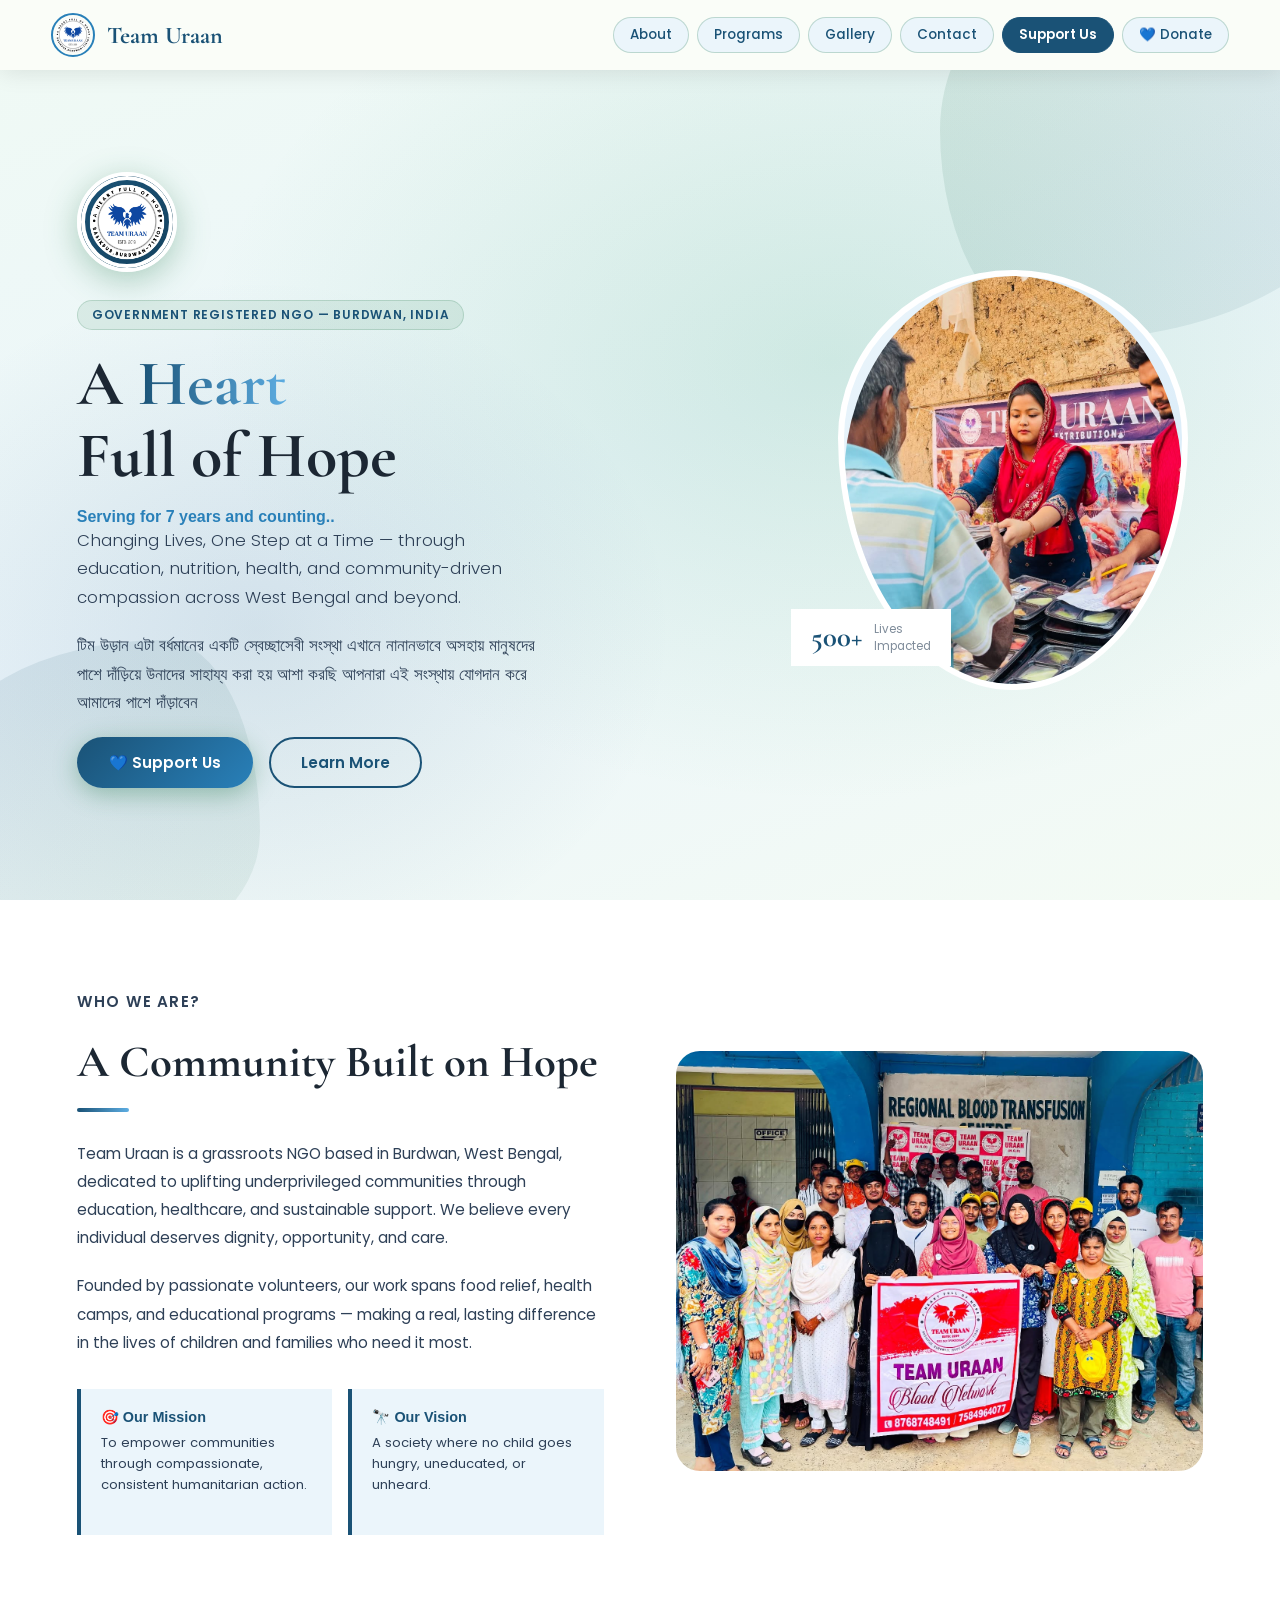
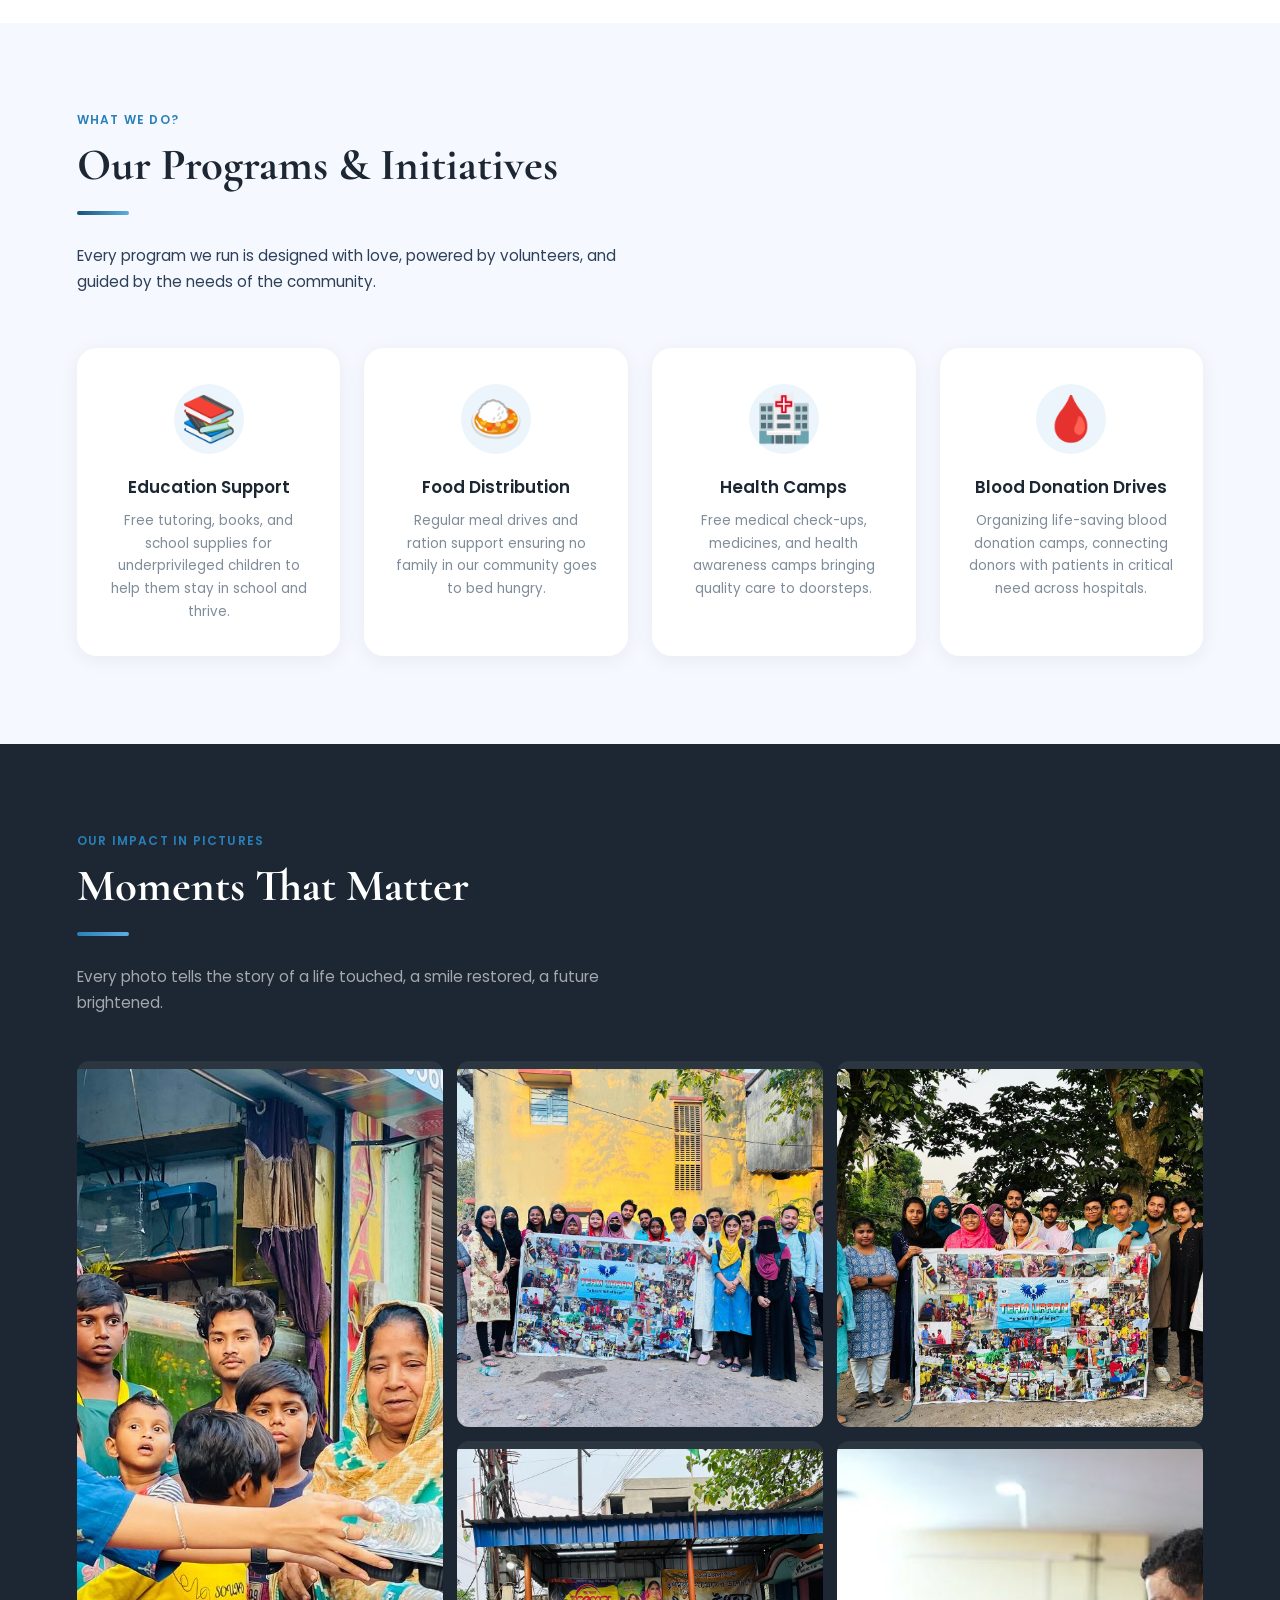
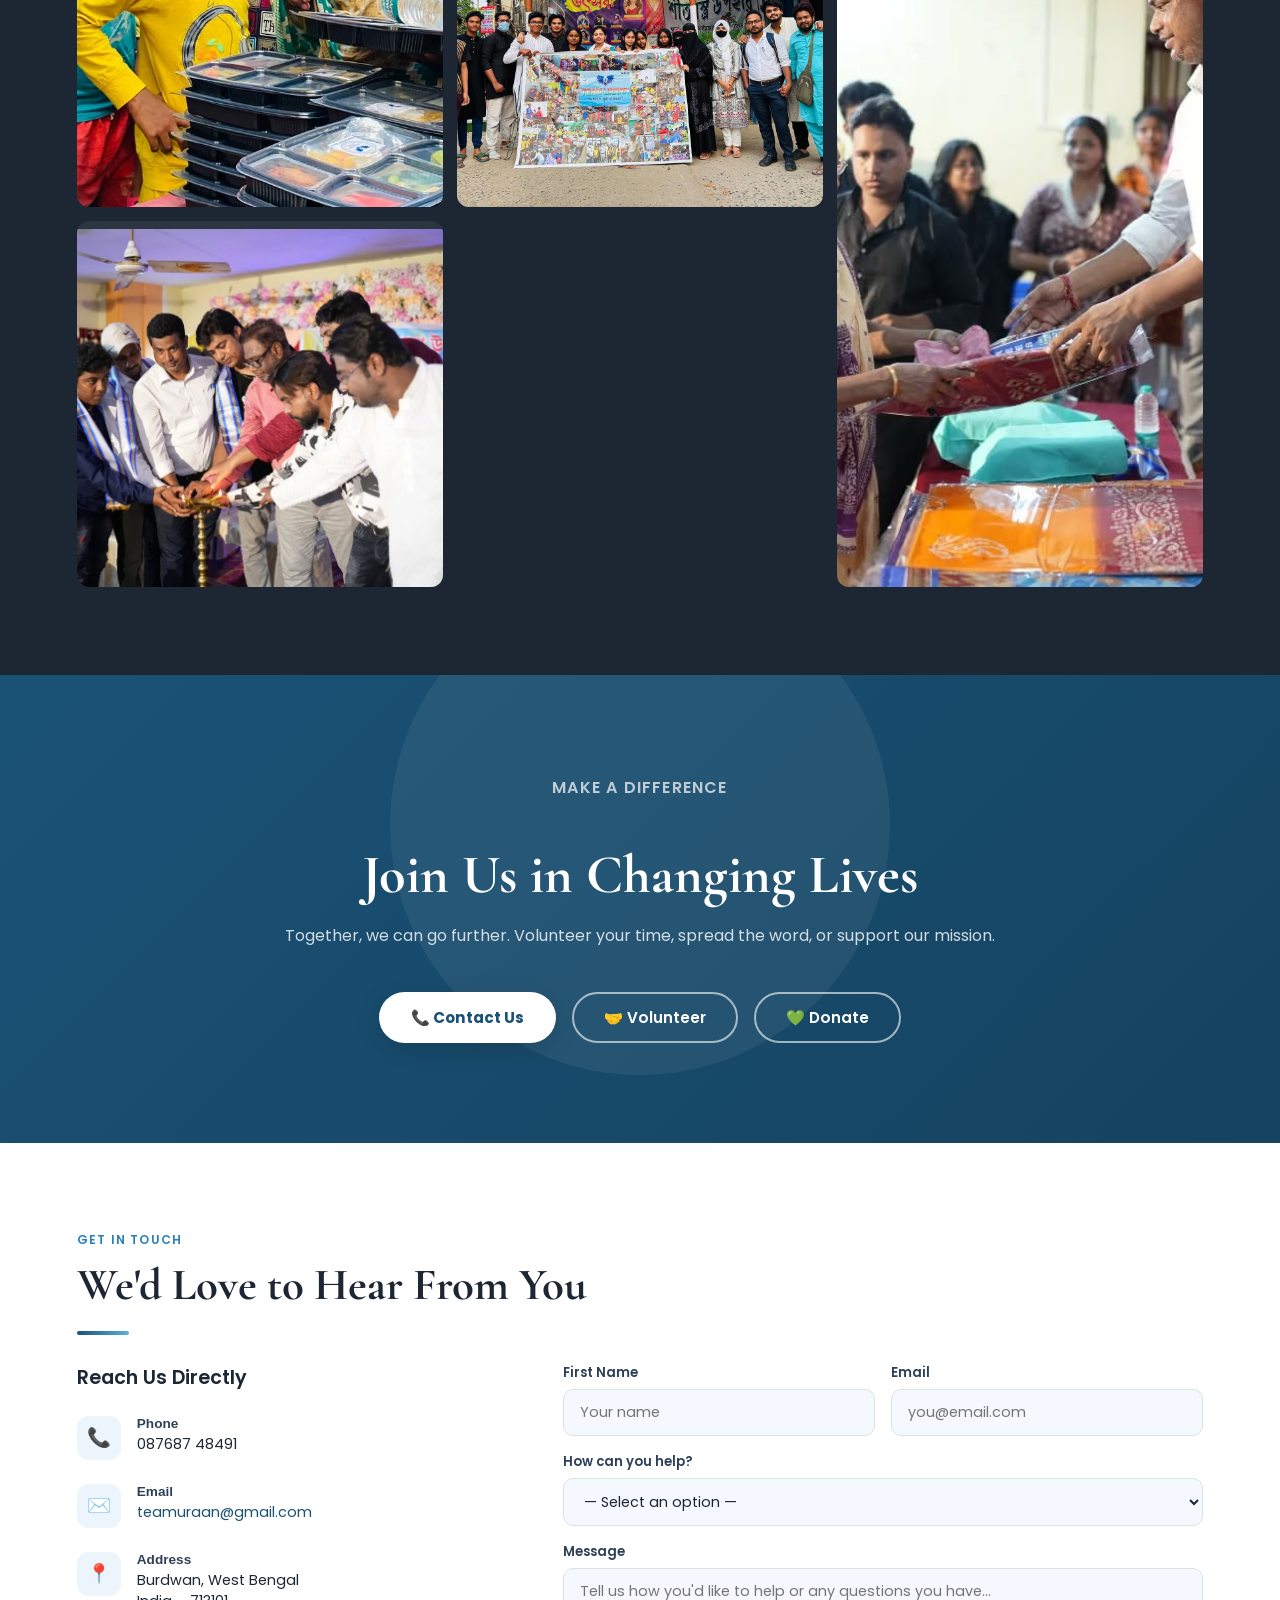
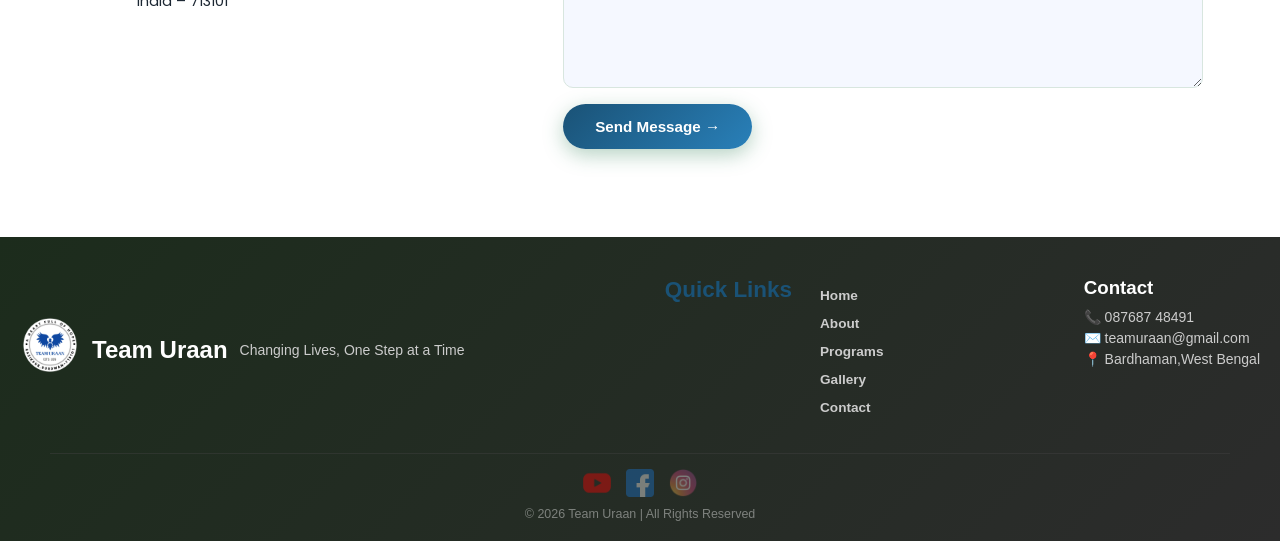
<file: index.html>
<!DOCTYPE html>
<html lang="en">
<head>
  <meta charset="UTF-8" />
  <meta name="viewport" content="width=device-width, initial-scale=1.0"/>
  <title>Team Uraan – Changing Lives, One Step at a Time</title>
  <link href="https://fonts.googleapis.com/css2?family=Cormorant+Garamond:wght@400;600;700&family=Poppins:wght@300;400;500;600&display=swap" rel="stylesheet"/>
  <link rel="stylesheet" href="styles.css"/>
</head>
<body>

  <!-- ══════════════════════════════════════════
       NAVBAR
  ══════════════════════════════════════════ -->
  <nav>
    <div class="nav-brand">
      <!--
        TO USE YOUR LOGO IN NAVBAR:
        Replace the .nav-logo-circle div with:
        <img src="your-logo.png" alt="Team Uraan"
             style="width:44px;height:44px;border-radius:50%;object-fit:cover;border:2px solid var(--green-light);"/>
      -->
      <img src="logo.png" alt="Team Uraan"
             style="width:44px;height:44px;border-radius:50%;object-fit:cover;border:2px solid var(--green-light);"/>
             <span class="nav-name">Team Uraan</span>
    </div>

    <!-- Desktop Links -->
    <ul class="nav-links">
      <li><a href="#about">About</a></li>
      <li><a href="#programs">Programs</a></li>
      <li><a href="#gallery">Gallery</a></li>
      <li><a href="#contact">Contact</a></li>
      <li><a href="#contact" class="nav-cta">Support Us</a></li>
      <li><a href="donate.html">💙 Donate</a></li>
    </ul>

    <!-- Hamburger Button (mobile only) -->
    <button class="hamburger" id="hamburgerBtn" aria-label="Toggle menu">
      <span></span>
      <span></span>
      <span></span>
    </button>
  </nav>

  <!-- Mobile Drawer Menu -->
  <div class="mobile-menu" id="mobileMenu">
    <a href="#about"    onclick="closeMobileMenu()">About</a>
    <a href="#programs" onclick="closeMobileMenu()">Programs</a>
    <a href="#gallery"  onclick="closeMobileMenu()">Gallery</a>
    <a href="#contact"  onclick="closeMobileMenu()">Contact</a>
    <a href="#contact"  onclick="closeMobileMenu()" class="mob-cta">💙 Support Us</a>
    <li><a href="donate.html">💙 Donate</a></li>
  </div>


  <!-- ══════════════════════════════════════════
       HERO SECTION
  ══════════════════════════════════════════ -->
  <section id="hero">
    <div class="hero-bg"></div>
    <div class="hero-inner">

      <!-- Left: Text Content -->
      <div class="hero-text reveal">

        <!-- ✅ ROUND LOGO PLACEHOLDER
             To add your real logo, replace the <div class="logo-placeholder"> below with:
             <img src="your-logo.png" alt="Team Uraan Logo"
                  style="width:100px;height:100px;border-radius:50%;
                         object-fit:cover;border:4px solid white;
                         box-shadow:0 8px 32px rgba(46,125,82,.35);"/>
        -->
        <div class="hero-logo-wrap">
          <div class="logo-placeholder"><img src="logo.png" alt="Team Uraan Logo"
                  style="width:100px;height:100px;border-radius:50%;
                         object-fit:cover;border:4px solid white;
                         box-shadow:0 8px 32px rgba(46,125,82,.35);"/>
          </div>
        </div>

        <div class="hero-badge">Government Registered NGO — Burdwan, India</div>

        <h1 class="hero-title">
          A <em>Heart</em><br/>Full of Hope
          <h4>Serving for 7 years and counting..</h4>
        </h1>

        <p class="hero-tagline">
          Changing Lives, One Step at a Time — through education, nutrition,
          health, and community-driven compassion across West Bengal and beyond.
        </p>
        <p class="hero-tagline">
          টিম উড়ান এটা বর্ধমানের একটি স্বেচ্ছাসেবী সংস্থা এখানে নানানভাবে অসহায় মানুষদের পাশে দাঁড়িয়ে উনাদের সাহায্য করা হয় আশা করছি আপনারা এই সংস্থায় যোগদান করে আমাদের পাশে দাঁড়াবেন
        </p>

        <div class="hero-btns">
          <a href="#contact" class="btn-primary">💙 Support Us</a>
          <a href="#about"   class="btn-outline">Learn More</a>
        </div>
      </div>

      <!-- Right: Visual / Image -->
      <div class="hero-visual reveal">
        <!--
          Replace the placeholder div below with your hero photo:
          <img src="hero-photo.jpg" alt="Team Uraan community work"
               style="width:100%;height:100%;object-fit:cover;"/>
        -->
        <div class="hero-img-wrap">
          <div class="hero-img-placeholder">
            <img src="community.jpg" alt="Team Uraan Community work" 
            style="width:100%;height:100%;object-fit:cover;"/>
            
          </div>
        </div>
        <div class="hero-stat-badge">
          <div class="num">500+</div>
          <div class="label">Lives<br/>Impacted</div>
        </div>
      </div>

    </div>
  </section>


  <!-- ══════════════════════════════════════════
       ABOUT SECTION
  ══════════════════════════════════════════ -->
  <section id="about">
    <div class="container">
      <div class="about-grid">

        <!-- Left: Text -->
        <div class="about-text reveal">
          <p class="section-label">Who We Are?</p>
          <h2 class="section-title">A Community Built on Hope</h2>
          <div class="divider"></div>
          <p>
            Team Uraan is a grassroots NGO based in Burdwan, West Bengal, dedicated to
            uplifting underprivileged communities through education, healthcare, and
            sustainable support. We believe every individual deserves dignity,
            opportunity, and care.
          </p>
          <p>
            Founded by passionate volunteers, our work spans food relief, health camps,
            and educational programs — making a real, lasting difference in the lives of
            children and families who need it most.
          </p>
          <div class="about-cards">
            <div class="about-card">
              <h4>🎯 Our Mission</h4>
              <p>To empower communities through compassionate, consistent humanitarian action.</p>
            </div>
            <div class="about-card">
              <h4>🔭 Our Vision</h4>
              <p>A society where no child goes hungry, uneducated, or unheard.</p>
            </div>
          </div>
        </div>

        <!-- Right: Image Placeholder -->
        <div class="about-visual reveal">
          <!--
            Replace the div below with your image:
            <img src="about-photo.jpg" alt="Team Uraan volunteers"
                 style="width:100%;height:100%;object-fit:cover;"/>
          -->
          <div class="about-visual-inner">
             <img src="about-photo.jpg" alt="Team Uraan volunteers"
                 style="width:100%;height:100%;object-fit:cover;"/>
        </div>

      </div>
    </div>
  </section>


  <!-- ══════════════════════════════════════════
       PROGRAMS SECTION
  ══════════════════════════════════════════ -->
  <section id="programs">
    <div class="container">

      <div class="programs-head reveal">
        <p class="section-label">What We Do?</p>
        <h2 class="section-title">Our Programs &amp; Initiatives</h2>
        <div class="divider"></div>
        <p class="section-sub">
          Every program we run is designed with love, powered by volunteers,
          and guided by the needs of the community.
        </p>
      </div>

      <div class="programs-grid">

        <div class="prog-card reveal">
          <div class="prog-icon">📚</div>
          <h3>Education Support</h3>
          <p>Free tutoring, books, and school supplies for underprivileged children to help them stay in school and thrive.</p>
        </div>

        <div class="prog-card reveal">
          <div class="prog-icon">🍛</div>
          <h3>Food Distribution</h3>
          <p>Regular meal drives and ration support ensuring no family in our community goes to bed hungry.</p>
        </div>

        <div class="prog-card reveal">
          <div class="prog-icon">🏥</div>
          <h3>Health Camps</h3>
          <p>Free medical check-ups, medicines, and health awareness camps bringing quality care to doorsteps.</p>
        </div>

        <div class="prog-card reveal">
          <div class="prog-icon">🩸</div>
          <h3>Blood Donation Drives</h3>
          <p>Organizing life-saving blood donation camps, connecting donors with patients in critical need across hospitals.</p>
        </div>

      </div>
    </div>
  </section>


  <!-- ══════════════════════════════════════════
       GALLERY SECTION
  ══════════════════════════════════════════ -->
  <section id="gallery">
    <div class="container">

      <div class="reveal">
        <p class="section-label">Our Impact in Pictures</p>
        <h2 class="section-title">Moments That Matter</h2>
        <div class="divider"></div>
        <p class="section-sub">
          Every photo tells the story of a life touched, a smile restored, a future brightened.
        </p>
      </div>

      <div class="gallery-grid">
        <!--
          To add real photos, replace each .gallery-item-inner div with:
          <img src="photo.jpg" alt="Description"
               style="width:100%;height:100%;object-fit:cover;"/>
        -->
        <div class="gallery-item tall reveal">
          <div class="gallery-item-inner">
            <div class="icon"></div>
             <img src="food.jpg" alt="Description"
               style="width:100%;height:100%;object-fit:cover;"/>
          </div>
          <!-- <div class="gallery-overlay">📸 Food Drive</div> -->
        </div>

        <div class="gallery-item reveal">
          <div class="gallery-item-inner">
            <div class="icon"></div>
             <img src="galary pic 1.jpg" alt="Description"
               style="width:100%;height:100%;object-fit:cover;"/>
          </div>
          <!-- <div class="gallery-overlay">📸 Education</div> -->
        </div>

        <div class="gallery-item reveal">
          <div class="gallery-item-inner">
            <div class="icon"></div>
             <img src="galary pic 2.jpg" alt="Description"
               style="width:100%;height:100%;object-fit:cover;"/>
          </div>
          <!-- <div class="gallery-overlay">📸 Health Camp</div> -->
        </div>

        <div class="gallery-item reveal">
          <div class="gallery-item-inner">
            <div class="icon"></div>
             <img src="galary pic 4.jpg" alt="Description"
               style="width:100%;height:100%;object-fit:cover;"/>
          </div>
          <!-- <div class="gallery-overlay">📸 Blood Donation</div> -->
        </div>

        <div class="gallery-item tall reveal">
          <div class="gallery-item-inner">
            <div class="icon"></div>
             <img src="galary pic 5.jpg" alt="Description"
               style="width:100%;height:100%;object-fit:cover;"/>
          </div>
          <!-- <div class="gallery-overlay">📸 Community</div> -->
        </div>

        <div class="gallery-item reveal">
          <div class="gallery-item-inner">
            <div class="icon"></div>
            <img src="galary pic 6.jpg" alt="Description"
               style="width:100%;height:100%;object-fit:cover;"/>
          </div>
          <!-- <div class="gallery-overlay">📸 Volunteers</div> -->
        </div>
      </div>

    </div>
  </section>


  <!-- ══════════════════════════════════════════
       CALL TO ACTION SECTION
  ══════════════════════════════════════════ -->
  <section id="cta">
    <div class="container" style="position:relative;z-index:1;">
      <p class="section-label reveal">Make a Difference</p>
      <h2 class="reveal">Join Us in Changing Lives</h2>
      <p class="reveal">
        Together, we can go further. Volunteer your time, spread the word, or support our mission.
      </p>
      <div class="cta-btns reveal">
        <a href="#contact"                  class="btn-white">📞 Contact Us</a>
        <a href="#contact"                  class="btn-ghost">🤝 Volunteer</a>
        <a href="donate.html" class="btn-ghost">💚 Donate</a>
      </div>
    </div>
  </section>


  <!-- ══════════════════════════════════════════
       CONTACT SECTION
  ══════════════════════════════════════════ -->
  <section id="contact">
    <div class="container">

      <div class="reveal">
        <p class="section-label">Get in Touch</p>
        <h2 class="section-title">We'd Love to Hear From You</h2>
        <div class="divider"></div>
      </div>

      <div class="contact-grid">

        <!-- Contact Info -->
        <div class="contact-info reveal">
          <h3>Reach Us Directly</h3>

          <div class="contact-item">
            <div class="contact-icon">📞</div>
            <div>
              <h4>Phone</h4>
              <p>087687 48491</p>
            </div>
          </div>

          <div class="contact-item">
            <div class="contact-icon">✉️</div>
            <div>
              <h4>Email</h4>
              <p>
                <a href="mailto:teamuraan@gmail.com" style="color:var(--green);">
                  teamuraan@gmail.com
                </a>
              </p>
            </div>
          </div>

          <div class="contact-item">
            <div class="contact-icon">📍</div>
            <div>
              <h4>Address</h4>
              <p>Burdwan, West Bengal<br/>India – 713101</p>
            </div>
          </div>
        </div>

        <!-- Contact Form -->
        <div class="contact-form reveal">
          <div class="form-row">
            <div class="form-group">
              <label for="fname">First Name</label>
              <input type="text" id="fname" placeholder="Your name"/>
            </div>
            <div class="form-group">
              <label for="femail">Email</label>
              <input type="email" id="femail" placeholder="you@email.com"/>
            </div>
          </div>
          <div class="form-group">
            <label for="fsubject">How can you help?</label>
            <select id="fsubject">
              <option value="">— Select an option —</option>
              <option>Volunteer</option>
              <option>Donate</option>
              <option>Collaborate / Partner</option>
              <option>General Inquiry</option>
            </select>
          </div>
          <div class="form-group">
            <label for="fmsg">Message</label>
            <textarea id="fmsg" placeholder="Tell us how you'd like to help or any questions you have…"></textarea>
          </div>
          <button class="btn-form" onclick="handleFormSubmit()">Send Message →</button>
        </div>

      </div>
    </div>
  </section>


  <!-- ══════════════════════════════════════════
        FOOTER
  ═══════════════-->
<footer class="footer">
  <div class="footer-container">

    <!-- Logo + Company -->
    <div class="footer-brand">
      <img src="logo.png" alt="Logo" class="logo">
      <h2>Team Uraan</h2>
      <p>Changing Lives, One Step at a Time</p>
    </div>

    <!-- Quick Links -->
    <div class="footer-links">
      <h3>Quick Links</h3>
      <ul>
        <li><a href="#">Home</a></li>
        <li><a href="#">About</a></li>
        <li><a href="#">Programs</a></li>
        <li><a href="#">Gallery</a></li>
        <li><a href="#">Contact</a></li>
      </ul>
    </div>

    <!-- Contact Info -->
    <div class="footer-contact">
      <h3>Contact</h3>
      <p>📞 087687 48491</p>
      <p>✉️ teamuraan@gmail.com</p>
      <p>📍 Bardhaman,West Bengal</p>
    </div>

  </div>

  <!-- Bottom Section -->
  <div class="footer-bottom">

    <!-- Social Icons -->
    <div class="social-icons">
  
      <a href="https://www.youtube.com/@teamuraan2022"><img src="youtube.png" alt=""></a>
      <a href="https://www.facebook.com/teamuraan"><img src="facebook.png" alt=""></a>
      <a href="https://www.instagram.com/teamuraan/"><img src="instagram.png" alt=""></a>
    </div>

    <!-- Copyright -->
    <p>© 2026 Team Uraan | All Rights Reserved</p>
  </div>
</footer>



  <script>
    /* ── Hamburger / Mobile Menu ── */
    const btn  = document.getElementById('hamburgerBtn');
    const menu = document.getElementById('mobileMenu');

    btn.addEventListener('click', () => {
      btn.classList.toggle('open');
      menu.classList.toggle('open');
    });

    function closeMobileMenu() {
      btn.classList.remove('open');
      menu.classList.remove('open');
    }

    /* Close drawer when clicking outside */
    document.addEventListener('click', (e) => {
      if (!btn.contains(e.target) && !menu.contains(e.target)) {
        closeMobileMenu();
      }
    });

    /* ── Scroll Reveal Animation ── */
    const observer = new IntersectionObserver(
      (entries) => entries.forEach(e => {
        if (e.isIntersecting) { e.target.classList.add('visible'); }
      }),
      { threshold: 0.12 }
    );

    document.querySelectorAll('.reveal').forEach((el, i) => {
      el.style.transitionDelay = (i % 4) * 0.08 + 's';
      observer.observe(el);
    });

    /* ── Contact Form Handler ── */
    function handleFormSubmit() {
      const name  = document.getElementById('fname').value.trim();
      const email = document.getElementById('femail').value.trim();
      if (!name || !email) {
        alert('Please fill in your name and email before sending.');
        return;
      }
      alert('Thank you, ' + name + '! 💚\nTeam Uraan will get back to you soon at ' + email + '.');
    }
  </script>




</body>
</html>
</file>
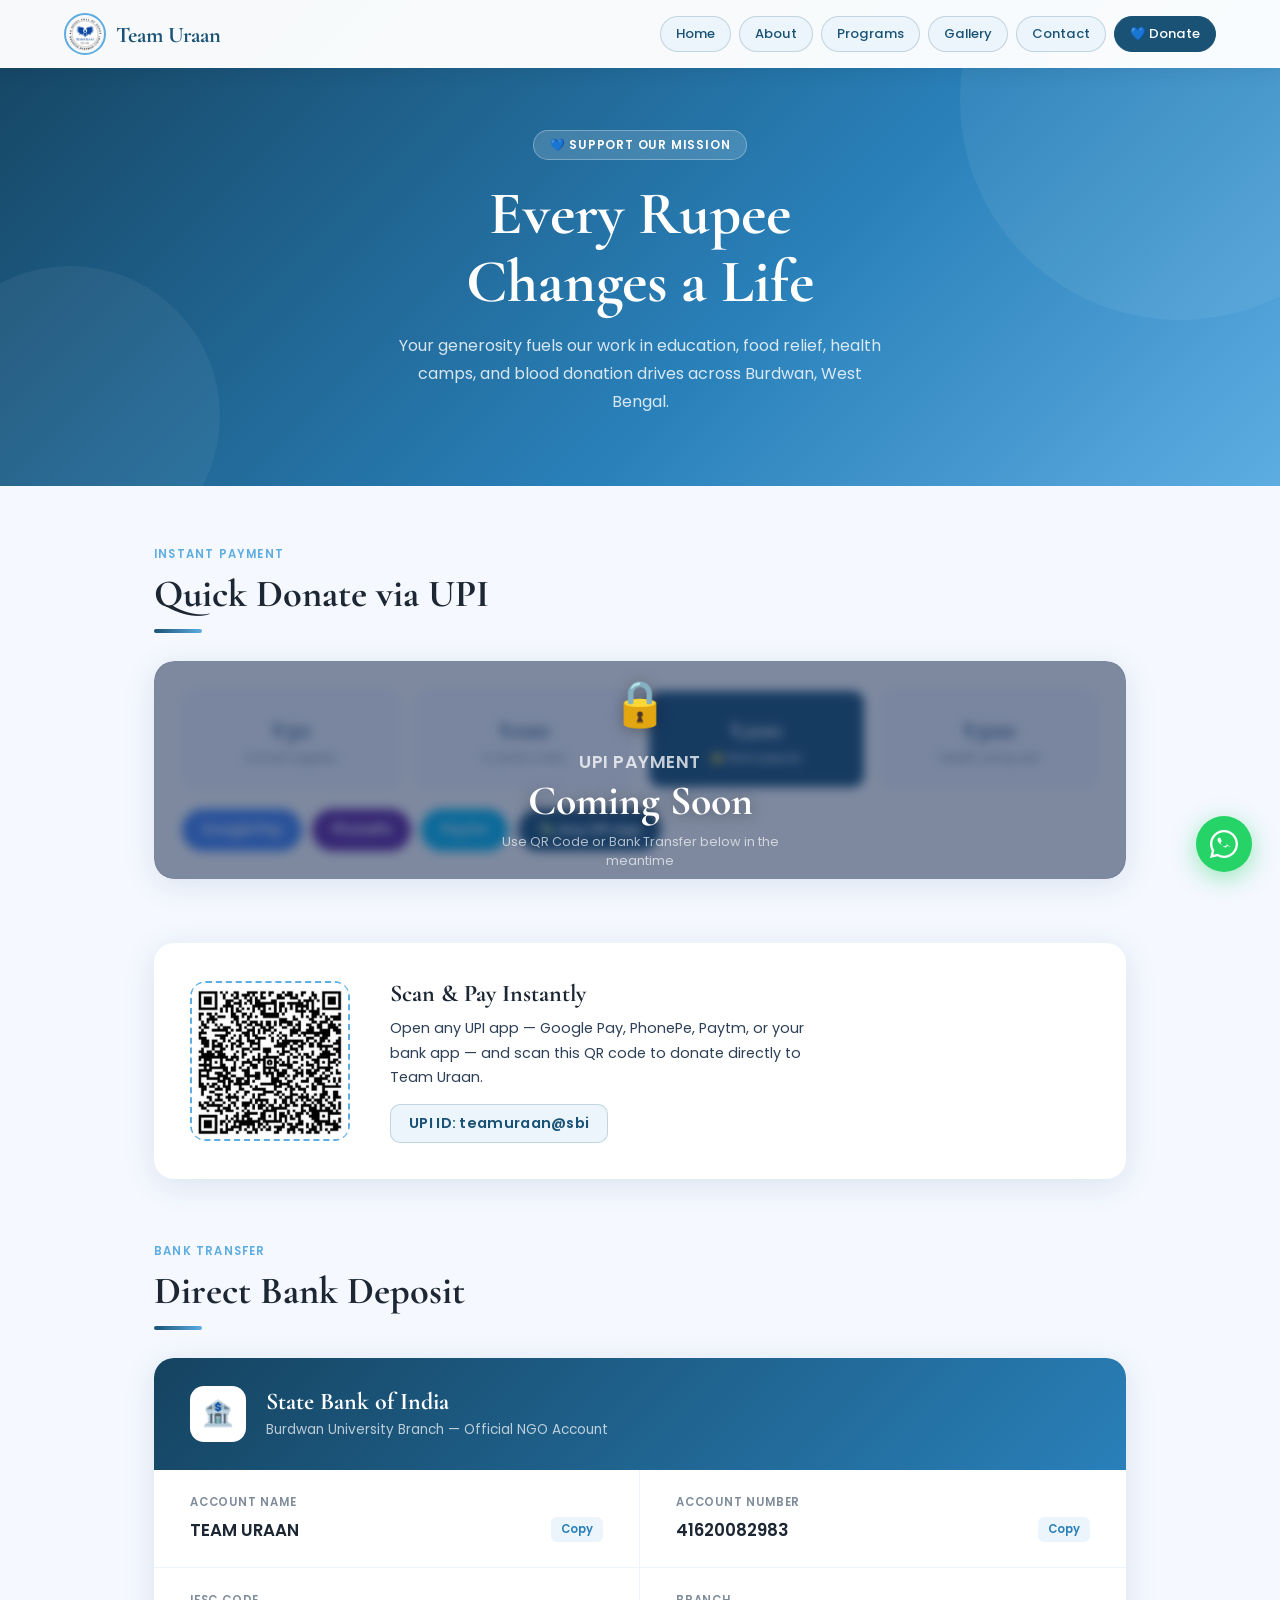
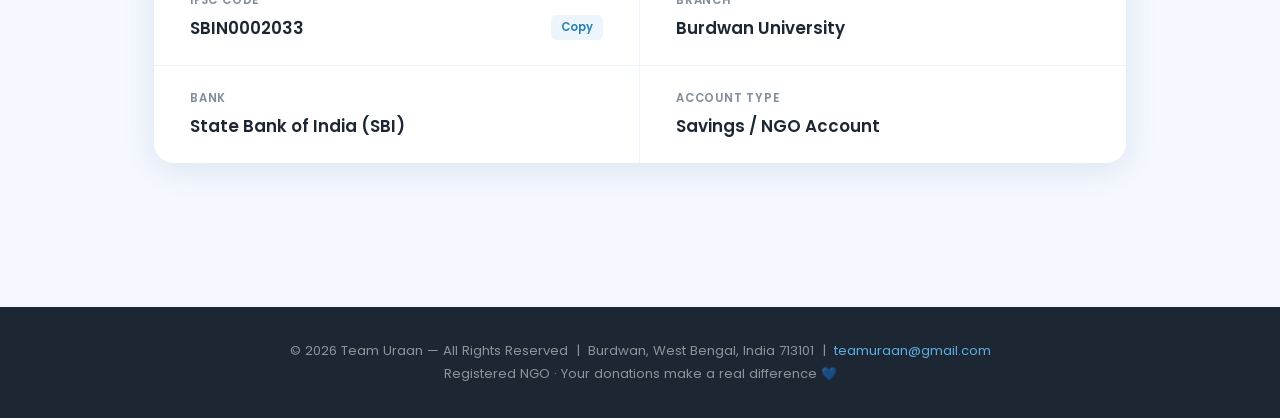
<file: donate.html>
<!DOCTYPE html>
<html lang="en">
<head>
  <meta charset="UTF-8"/>
  <meta name="viewport" content="width=device-width, initial-scale=1.0"/>
  <title>Donate – Team Uraan</title>
  <link href="https://fonts.googleapis.com/css2?family=Cormorant+Garamond:wght@400;600;700&family=Poppins:wght@300;400;500;600;700&display=swap" rel="stylesheet"/>
  <link rel="stylesheet" href="donate.css"/>
</head>
<body>

  <!-- ══════════════════════════════════════════
       NAVBAR
  ══════════════════════════════════════════ -->
  <nav>
    <div class="nav-brand">
      <img src="logo.png" alt="Team Uraan" onerror="this.style.display='none'"/>
      <span class="nav-name">Team Uraan</span>
    </div>
    <ul class="nav-links">
      <li><a href="index.html">Home</a></li>
      <li><a href="index.html#about">About</a></li>
      <li><a href="index.html#programs">Programs</a></li>
      <li><a href="index.html#gallery">Gallery</a></li>
      <li><a href="index.html#contact">Contact</a></li>
      <li><a href="donate.html" class="active-page">💙 Donate</a></li>
    </ul>
  </nav>


  <!-- ══════════════════════════════════════════
       PAGE HERO
  ══════════════════════════════════════════ -->
  <div class="page-hero">
    <div class="page-hero-inner reveal">
      <span class="hero-chip">💙 Support Our Mission</span>
      <h1>Every Rupee<br/>Changes a Life</h1>
      <p>Your generosity fuels our work in education, food relief, health camps,
         and blood donation drives across Burdwan, West Bengal.</p>
    </div>
  </div>


  <main>

    <!-- ══════════════════════════════════════════
         SECTION 1 — UPI COMING SOON
    ══════════════════════════════════════════ -->
    <section id="quick-donate">

      <div class="reveal">
        <p class="section-label">Instant Payment</p>
        <h2 class="section-title">Quick Donate via UPI</h2>
        <div class="divider"></div>
      </div>

      <!-- Coming Soon Blur Box -->
      <div class="coming-soon-wrap reveal">

        <!-- Blurred background content (purely decorative) -->
        <div class="coming-soon-blur">
          <div class="blur-amount-grid">
            <div class="blur-amt-btn"><span>₹50</span><small>School supplies</small></div>
            <div class="blur-amt-btn"><span>₹100</span><small>A child's meal</small></div>
            <div class="blur-amt-btn featured"><span>₹200</span><small>⭐ Most popular</small></div>
            <div class="blur-amt-btn"><span>₹500</span><small>Health camp slot</small></div>
          </div>
          <div class="blur-upi-row">
            <div class="blur-upi-btn gpay">Google Pay</div>
            <div class="blur-upi-btn phonepe">PhonePe</div>
            <div class="blur-upi-btn paytm">Paytm</div>
            <div class="blur-upi-btn upi">💸 Any UPI App</div>
          </div>
        </div>

        <!-- Coming Soon Overlay -->
        <div class="coming-soon-overlay">
          <div class="coming-soon-badge">🔒</div>
          <h3>UPI Payment</h3>
          <p class="cs-main">Coming Soon</p>
          <span class="cs-sub">Use QR Code or Bank Transfer below in the meantime</span>
        </div>

      </div>

    </section>


    <!-- ══════════════════════════════════════════
         SECTION 2 — QR CODE
    ══════════════════════════════════════════ -->
    <div class="qr-section reveal">

      <div class="qr-box">
        <img src="qr.png" alt="UPI QR Code"
             style="width:100%;height:100%;object-fit:contain;border-radius:12px;"/>
      </div>

      <div class="qr-info">
        <h3>Scan &amp; Pay Instantly</h3>
        <p>Open any UPI app — Google Pay, PhonePe, Paytm, or your bank app —
           and scan this QR code to donate directly to Team Uraan.</p>
        <div class="upi-id-display">
          UPI ID: teamuraan@sbi
        </div>
      </div>

    </div>


    <!-- ══════════════════════════════════════════
         SECTION 3 — BANK DETAILS
    ══════════════════════════════════════════ -->
    <section id="bank-details">

      <div class="reveal">
        <p class="section-label">Bank Transfer</p>
        <h2 class="section-title">Direct Bank Deposit</h2>
        <div class="divider"></div>
      </div>

      <div class="bank-card reveal">

        <div class="bank-card-header">
          <div class="bank-logo">🏦</div>
          <div>
            <h3>State Bank of India</h3>
            <p>Burdwan University Branch — Official NGO Account</p>
          </div>
        </div>

        <div class="bank-details-grid">

          <div class="bank-detail-item">
            <label>Account Name</label>
            <div class="value">
              TEAM URAAN
              <button class="copy-btn" onclick="copyText('TEAM URAAN', this)">Copy</button>
            </div>
          </div>

          <div class="bank-detail-item">
            <label>Account Number</label>
            <div class="value">
              41620082983
              <button class="copy-btn" onclick="copyText('41620082983', this)">Copy</button>
            </div>
          </div>

          <div class="bank-detail-item">
            <label>IFSC Code</label>
            <div class="value">
              SBIN0002033
              <button class="copy-btn" onclick="copyText('SBIN0002033', this)">Copy</button>
            </div>
          </div>

          <div class="bank-detail-item">
            <label>Branch</label>
            <div class="value">Burdwan University</div>
          </div>

          <div class="bank-detail-item">
            <label>Bank</label>
            <div class="value">State Bank of India (SBI)</div>
          </div>

          <div class="bank-detail-item">
            <label>Account Type</label>
            <div class="value">Savings / NGO Account</div>
          </div>

        </div>
      </div>

    </section>


    <!-- ══════════════════════════════════════════
         SECTION 4 — MONTHLY DONATION TRACKER
    ══════════════════════════════════════════ 
    <section id="tracker">

      <div class="tracker-header-row reveal">
        <div>
          <p class="section-label">Transparency</p>
          <h2 class="section-title">Member Donation</h2>
          <div class="divider" style="margin-bottom:0;"></div>
        </div>
        <div style="display:flex;gap:10px;align-items:center;flex-wrap:wrap;">
          <span class="tracker-month-badge" id="currentMonth"></span>
          <button class="edit-toggle-btn" id="editToggle" onclick="toggleEditMode()">
            ✏️ Edit Mode
          </button>
        </div>
      </div>

       Summary cards 
      <div class="tracker-summary reveal">
        <div class="summary-card">
          <span class="s-num" id="totalAmount">₹0</span>
          <span class="s-label">Total Collected This Month</span>
        </div>
        <div class="summary-card">
          <span class="s-num" id="totalMembers">0</span>
          <span class="s-label">Members Donated</span>
        </div>
        <div class="summary-card">
          <span class="s-num" id="pendingCount">0</span>
          <span class="s-label">Pending</span>
        </div>
      </div>

       Donation table 
      <div class="tracker-table-wrap reveal">
        <table id="donationTable">
          <thead>
            <tr>
              <th>#</th>
              <th>Member Name</th>
              <th>Amount (₹)</th>
              <th>Date</th>
              <th>Status</th>
            </tr>
          </thead>
          <tbody id="tableBody">
             Rows rendered by JavaScript 
          </tbody>
        </table>
        <button class="add-row-btn" id="addRowBtn" onclick="addRow()" style="display:none;">
          + Add Member
        </button>
      </div>

      <p class="edit-mode-hint" id="editHint">
        Click <strong>Edit Mode</strong> to update donation records.
      </p>

    </section> -->

  </main>


  <!-- ══════════════════════════════════════════
       FOOTER
  ══════════════════════════════════════════ -->
  <div class="donate-footer">
    <p>© 2026 Team Uraan — All Rights Reserved &nbsp;|&nbsp;
       Burdwan, West Bengal, India 713101 &nbsp;|&nbsp;
       <a href="mailto:teamuraan@gmail.com">teamuraan@gmail.com</a></p>
    <p>Registered NGO · Your donations make a real difference 💙</p>
  </div>


  <!-- ══════════════════════════════════════════
       WHATSAPP FLOATING BUTTON
  ══════════════════════════════════════════ -->
  <a href="https://wa.me/918768748491" target="_blank" class="whatsapp-float" aria-label="Chat on WhatsApp">
    <svg xmlns="http://www.w3.org/2000/svg" viewBox="0 0 32 32" width="28" height="28" fill="white">
      <path d="M16 0C7.163 0 0 7.163 0 16c0 2.822.736 5.471 2.027 7.772L0 32l8.469-2.001A15.938 15.938 0 0 0 16 32c8.837 0 16-7.163 16-16S24.837 0 16 0zm0 29.333a13.27 13.27 0 0 1-6.756-1.845l-.485-.287-4.99 1.178 1.234-4.862-.317-.499A13.254 13.254 0 0 1 2.667 16C2.667 8.636 8.636 2.667 16 2.667S29.333 8.636 29.333 16 23.364 29.333 16 29.333zm7.27-9.878c-.398-.199-2.354-1.161-2.718-1.294-.365-.133-.63-.199-.896.199-.265.398-1.029 1.294-1.261 1.559-.232.265-.465.299-.863.1-.398-.199-1.681-.619-3.2-1.974-1.183-1.054-1.981-2.356-2.213-2.754-.232-.398-.025-.613.174-.811.179-.178.398-.465.597-.697.199-.232.265-.398.398-.664.133-.265.066-.498-.033-.697-.1-.199-.896-2.158-1.228-2.954-.323-.775-.651-.67-.896-.682-.232-.011-.498-.013-.764-.013s-.697.1-.863.298c-.232.265-.896.877-.896 2.138s.917 2.481 1.045 2.647c.133.166 1.797 2.862 4.453 4.006.623.269 1.108.429 1.487.549.625.199 1.194.171 1.643.104.501-.075 1.543-.63 1.76-1.238.218-.608.218-1.129.153-1.238-.066-.11-.265-.166-.564-.265z"/>
    </svg>
  </a>


  <!-- ══════════════════════════════════════════
       JAVASCRIPT
  ══════════════════════════════════════════ -->
  <script>

 
    const UPI_ID   = '9476325086@ptsbi';  // ← Replace with your real UPI ID
    const UPI_NAME = 'Team Uraan';


    /* ── Scroll reveal ──────────────────────────── */
    const observer = new IntersectionObserver(
      entries => entries.forEach(e => {
        if (e.isIntersecting) e.target.classList.add('visible');
      }),
      { threshold: 0.1 }
    );
    document.querySelectorAll('.reveal').forEach(el => observer.observe(el));

    /* ── Current month badge ────────────────────── */
    const MONTHS = ['January','February','March','April','May','June',
                    'July','August','September','October','November','December'];
    const NOW = new Date();
    document.getElementById('currentMonth').textContent =
      MONTHS[NOW.getMonth()] + ' ' + NOW.getFullYear();

    /* ── Copy to clipboard ──────────────────────── */
    function copyText(text, btn) {
      navigator.clipboard.writeText(text).then(() => {
        btn.textContent = '✓ Copied!';
        btn.classList.add('copied');
        setTimeout(() => {
          btn.textContent = 'Copy';
          btn.classList.remove('copied');
        }, 2000);
      });
    }

    /* ════════════════════════════════════════════
       DONATION TRACKER
       ✏️ UPDATE donationData array each month
       ════════════════════════════════════════════ */
    let editMode = false;

    let donationData = [
      { name: 'Rahul Das',        amount: 200, date: '2026-05-01', status: 'Paid'    },
      { name: 'Priya Mondal',     amount: 200, date: '2026-05-02', status: 'Paid'    },
      { name: 'Sourav Ghosh',     amount: 100, date: '2026-05-03', status: 'Paid'    },
      { name: 'Ananya Roy',       amount: 200, date: '2026-05-05', status: 'Pending' },
      { name: 'Dipak Chatterjee', amount: 500, date: '2026-05-06', status: 'Paid'    },
    ];

    renderTable();
    updateSummary();

    function renderTable() {
      const tbody = document.getElementById('tableBody');
      tbody.innerHTML = '';
      donationData.forEach((row, i) => {
        const tr = document.createElement('tr');
        if (editMode) {
          tr.innerHTML = `
            <td>${i + 1}</td>
            <td class="editable-cell">
              <input value="${row.name}" onchange="donationData[${i}].name=this.value"/>
            </td>
            <td class="editable-cell">
              <input type="number" value="${row.amount}"
                     onchange="donationData[${i}].amount=parseInt(this.value)||0;updateSummary()"/>
            </td>
            <td class="editable-cell">
              <input type="date" value="${row.date}"
                     onchange="donationData[${i}].date=this.value"/>
            </td>
            <td class="editable-cell">
              <select onchange="donationData[${i}].status=this.value;updateSummary()">
                <option ${row.status==='Paid'?'selected':''}>Paid</option>
                <option ${row.status==='Pending'?'selected':''}>Pending</option>
              </select>
            </td>
            <td>
              <button class="delete-row-btn" onclick="deleteRow(${i})">✕ Remove</button>
            </td>`;
        } else {
          const initials = row.name.split(' ').map(w=>w[0]).join('').slice(0,2).toUpperCase();
          tr.innerHTML = `
            <td>${i + 1}</td>
            <td><div class="name-cell">
              <div class="member-avatar">${initials}</div>${row.name}
            </div></td>
            <td class="amount-cell">₹${row.amount.toLocaleString('en-IN')}</td>
            <td>${formatDate(row.date)}</td>
            <td><span class="status-badge ${row.status==='Paid'?'status-paid':'status-pending'}">${row.status}</span></td>`;
        }
        tbody.appendChild(tr);
      });
    }

    function formatDate(d) {
      if (!d) return '—';
      return new Date(d).toLocaleDateString('en-IN', { day:'numeric', month:'short', year:'numeric' });
    }

    function updateSummary() {
      const paid    = donationData.filter(r => r.status === 'Paid');
      const total   = paid.reduce((s, r) => s + (r.amount || 0), 0);
      const pending = donationData.filter(r => r.status === 'Pending').length;
      document.getElementById('totalAmount').textContent  = '₹' + total.toLocaleString('en-IN');
      document.getElementById('totalMembers').textContent = paid.length;
      document.getElementById('pendingCount').textContent = pending;
    }

    function toggleEditMode() {
      editMode = !editMode;
      const btn    = document.getElementById('editToggle');
      const addBtn = document.getElementById('addRowBtn');
      const hint   = document.getElementById('editHint');
      btn.textContent = editMode ? '💾 Save & Exit' : '✏️ Edit Mode';
      btn.classList.toggle('active', editMode);
      addBtn.style.display = editMode ? 'block' : 'none';
      hint.innerHTML = editMode
        ? '🟢 Edit mode ON — update freely. Click <strong>Save & Exit</strong> when done.'
        : 'Click <strong>Edit Mode</strong> to update donation records.';
      renderTable();
      updateSummary();
    }

    function addRow() {
      donationData.push({
        name: 'New Member', amount: 200,
        date: new Date().toISOString().split('T')[0], status: 'Pending'
      });
      renderTable();
      updateSummary();
    }

    function deleteRow(i) {
      if (confirm('Remove ' + donationData[i].name + ' from the list?')) {
        donationData.splice(i, 1);
        renderTable();
        updateSummary();
      }
    }

  </script>

</body>
</html>
</file>
<file: styles.css>
/* ── RESET & BASE ─────────────────────────────── */
*, *::before, *::after { box-sizing: border-box; margin: 0; padding: 0; }

:root {
 --green:       #1A5276;   /* was dark green, now deep blue */
  --green-light: #2980B9;   /* was light green, now medium blue */
  --green-pale:  #EBF5FB;   /* was green tint, now light blue tint */
  --blue:        #154360;   /* darker blue for accents */
  --blue-light:  #5DADE2;   /* bright blue highlight */
  --blue-pale:   #D6EAF8;   /* very light blue background */
  --cream:       #F5F8FF;   /* slightly blue-white instead of green-white */
  --text-dark:   #1C2733;   /* dark navy instead of dark green */
  --text-mid:    #2E4057;   /* mid blue-grey instead of mid green */
  --text-soft:   #7F8C9A; 
}

html { scroll-behavior: smooth; }

body {
  font-family: 'Poppins', sans-serif;
  color: var(--text-dark);
  background: var(--cream);
  overflow-x: hidden;
}

a { text-decoration: none; color: inherit; }
img { max-width: 100%; display: block; }


/* ── FADE-IN ANIMATION ────────────────────────── */
.reveal {
  opacity: 0;
  transform: translateY(36px);
  transition: opacity .7s ease, transform .7s ease;
}
.reveal.visible { opacity: 1; transform: none; }


/* ── NAVBAR ───────────────────────────────────── */
nav {
  position: fixed; top: 0; left: 0; width: 100%;
  display: flex; align-items: center; justify-content: space-between;
  flex-wrap: wrap; gap: 8px;
  padding: 10px 4%;
  min-height: 70px;
  background: #FAFDF8;
  backdrop-filter: blur(16px);
  -webkit-backdrop-filter: blur(16px);
  box-shadow: 0 2px 24px rgba(0,0,0,.10);
  z-index: 9999;
}

.nav-brand {
  display: flex; align-items: center; gap: 12px;
  flex-shrink: 0;
}

.nav-logo-circle {
  width: 44px; height: 44px;
  border-radius: 50%;
  background: linear-gradient(135deg, var(--green), var(--blue));
  display: flex; align-items: center; justify-content: center;
  color: white; font-size: 11px; font-weight: 600;
  text-align: center; line-height: 1.2;
  letter-spacing: .3px;
  border: 2px solid var(--green-light);
  overflow: hidden;
  flex-shrink: 0;
}

.nav-logo-circle img {
  width: 100%; height: 100%; object-fit: cover; border-radius: 50%;
}

.nav-name {
  font-family: 'Cormorant Garamond', serif;
  font-size: 1.5rem; font-weight: 700;
  color: var(--green);
  white-space: nowrap;
}

/* ✅ Nav links — always visible as static pill buttons */
.nav-links {
  display: flex !important;
  flex-wrap: wrap;
  gap: 8px;
  list-style: none;
  align-items: center;
}

.nav-links a {
  display: inline-block;
  font-size: .84rem; font-weight: 500;
  color: var(--green);
  background: var(--green-pale);
  border: 1.5px solid rgba(46,125,82,.25);
  padding: 7px 16px;
  border-radius: 40px;
  white-space: nowrap;
}

.nav-cta {
  background: var(--green) !important;
  color: white !important;
  border-color: var(--green) !important;
  font-weight: 600 !important;
  padding: 7px 16px !important;
  border-radius: 40px !important;
  font-size: .84rem !important;
}

H4 {
  font-family: Verdana, Geneva, Tahoma, sans-serif;
  font-weight: bolder;
  color: #2980B9;
}

/* ── HAMBURGER BUTTON — hidden, not needed ──────── */
.hamburger {
  display: none !important;
}

/* ── MOBILE MENU DRAWER ───────────────────────── */
.mobile-menu {
  display: none;
  position: fixed; top: 70px; left: 0; width: 100%;
  background: white;
  box-shadow: 0 8px 32px rgba(0,0,0,.12);
  z-index: 9998;
  flex-direction: column;
  padding: 20px 6% 28px;
  gap: 4px;
  border-top: 2px solid var(--green-pale);
}

.mobile-menu.open { display: flex; }

.mobile-menu a {
  font-size: 1rem; font-weight: 500;
  color: var(--text-mid);
  padding: 12px 0;
  border-bottom: 1px solid var(--green-pale);
  transition: color .2s;
}

.mobile-menu a:last-child { border-bottom: none; }
.mobile-menu a:hover { color: var(--green); }

.mobile-menu .mob-cta {
  margin-top: 12px;
  background: var(--green);
  color: white !important;
  text-align: center;
  padding: 13px 0 !important;
  border-radius: 40px;
  font-weight: 600 !important;
  border-bottom: none !important;
}


/* ── HERO ─────────────────────────────────────── */
#hero {
  min-height: 100vh;
  display: flex; align-items: center;
  position: relative; overflow: hidden;
  padding: 140px 6% 80px;
}

.hero-bg {
  position: absolute; inset: 0;
  background:
    radial-gradient(ellipse 70% 70% at 65% 40%, rgba(74,175,117,.18) 0%, transparent 70%),
    radial-gradient(ellipse 50% 60% at 20% 70%, rgba(26,82,118,.12) 0%, transparent 65%),
    linear-gradient(160deg, #F0FAF4 0%, #EBF5FB 50%, #F4FBF4 100%);
}

.hero-bg::before {
  content: '';
  position: absolute; top: -80px; right: -80px;
  width: 420px; height: 420px;
  border-radius: 60% 40% 70% 30% / 50% 60% 40% 50%;
  background: linear-gradient(135deg, rgba(46,125,82,.13), rgba(26,82,118,.08));
}

.hero-bg::after {
  content: '';
  position: absolute; bottom: -60px; left: -60px;
  width: 320px; height: 320px;
  border-radius: 70% 30% 50% 50% / 40% 60% 40% 60%;
  background: linear-gradient(135deg, rgba(26,82,118,.1), rgba(46,125,82,.08));
}

.hero-inner {
  position: relative; z-index: 1;
  display: flex; align-items: center; gap: 60px;
  width: 100%; max-width: 1200px; margin: 0 auto;
}

.hero-text { flex: 1; }

.hero-logo-wrap {
  display: flex; align-items: center; gap: 20px;
  margin-bottom: 28px;
}

.logo-placeholder {
  width: 100px; height: 100px;
  border-radius: 50%;
  background: linear-gradient(135deg, var(--green) 0%, var(--blue) 100%);
  display: flex; flex-direction: column;
  align-items: center; justify-content: center;
  color: white;
  box-shadow: 0 8px 32px rgba(46,125,82,.35);
  border: 4px solid white;
  position: relative; overflow: hidden;
  flex-shrink: 0;
}

.logo-placeholder::before {
  content: '';
  position: absolute; inset: 0;
  background: url("data:image/svg+xml,%3Csvg xmlns='http://www.w3.org/2000/svg' width='80' height='80' viewBox='0 0 80 80'%3E%3Ccircle cx='40' cy='40' r='38' fill='none' stroke='rgba(255,255,255,0.2)' stroke-width='2'/%3E%3C/svg%3E") center/cover;
}

.logo-placeholder span {
  font-size: 11px; font-weight: 600;
  text-align: center; line-height: 1.4;
  letter-spacing: .4px; z-index: 1;
}

.logo-placeholder small { font-size: 8.5px; opacity: .75; z-index: 1; }

.hero-badge {
  display: inline-block;
  background: rgba(46,125,82,.1);
  color: var(--green);
  padding: 5px 14px;
  border-radius: 40px;
  font-size: .75rem; font-weight: 600;
  letter-spacing: .8px; text-transform: uppercase;
  margin-bottom: 18px;
  border: 1px solid rgba(46,125,82,.2);
}

.hero-title {
  font-family: 'Cormorant Garamond', serif;
  font-size: clamp(2.6rem, 5vw, 4rem);
  font-weight: 700; line-height: 1.12;
  color: var(--text-dark); margin-bottom: 16px;
}

.hero-title em {
  font-style: normal;
  background: linear-gradient(90deg, var(--green), var(--blue-light));
  -webkit-background-clip: text;
  -webkit-text-fill-color: transparent;
  background-clip: text;
}

.hero-tagline {
  font-size: 1.05rem; font-weight: 300;
  color: var(--text-mid); line-height: 1.7;
  margin-bottom: 20px; max-width: 460px;
}

.hero-btns { display: flex; gap: 16px; flex-wrap: wrap; margin-top: 18px; }

.btn-primary {
  background: linear-gradient(135deg, var(--green), var(--green-light));
  color: white; padding: 14px 32px;
  border-radius: 50px; font-size: .95rem; font-weight: 600;
  box-shadow: 0 6px 24px rgba(46,125,82,.4);
  transition: transform .2s, box-shadow .2s;
  display: inline-block;
}

.btn-primary:hover {
  transform: translateY(-2px);
  box-shadow: 0 10px 32px rgba(46,125,82,.5);
}

.btn-outline {
  border: 2px solid var(--green);
  color: var(--green); padding: 12px 30px;
  border-radius: 50px; font-size: .95rem; font-weight: 600;
  transition: all .2s; display: inline-block;
}

.btn-outline:hover { background: var(--green); color: white; }

.hero-visual {
  flex: 0 0 380px;
  display: flex; align-items: center; justify-content: center;
  position: relative;
}

.hero-img-wrap {
  width: 350px; height: 420px;
  border-radius: 50% 50% 50% 50% / 40% 40% 60% 60%;
  overflow: hidden;
  box-shadow: var(--shadow-hover);
  background: linear-gradient(135deg, var(--green-pale), var(--blue-pale));
  display: flex; align-items: center; justify-content: center;
  border: 6px solid white;
  position: relative;
}

.hero-img-placeholder {
  display: flex; flex-direction: column; align-items: center; justify-content: center;
  margin: auto;
  width: 100%;
  height: 100%;
  border-radius: 50%;
  overflow: hidden;
}

.hero-img-placeholder .icon { font-size: 4rem; }
.hero-img-placeholder p { font-size: .85rem; line-height: 1.5; }

.slides {
  display: flex;
  width: 400%;
  animation: slide 6s infinite;
}
.slides img {
  width: 100%;
  height: 100%;
  object-fit: cover;
}
@keyframes slides {
  0%   { transform: translate(0); }
  25%  { transform: translate(-100%); }
  50%  { transform: translate(-200%); }
  75%  { transform: translate(-300%); }
  100% { transform: translate(0); }
}

.hero-stat-badge {
  position: absolute; bottom: 24px; left: -32px;
  background: white; border-radius: var(--radius);
  padding: 12px 20px;
  box-shadow: var(--shadow);
  display: flex; gap: 12px; align-items: center;
}

.hero-stat-badge .num {
  font-family: 'Cormorant Garamond', serif;
  font-size: 1.8rem; font-weight: 700; color: var(--green); line-height: 1;
}

.hero-stat-badge .label { font-size: .73rem; color: var(--text-soft); line-height: 1.4; }


/* ── SECTION COMMON ───────────────────────────── */
section { padding: 88px 6%; }

.section-label {
  font-size: .75rem; font-weight: 600; letter-spacing: 1.2px;
  text-transform: uppercase; color: var(--green-light); margin-bottom: 10px;
}

.section-title {
  font-family: 'Cormorant Garamond', serif;
  font-size: clamp(2rem, 4vw, 2.8rem);
  font-weight: 700; line-height: 1.2;
  color: var(--text-dark); margin-bottom: 16px;
}

.section-sub {
  font-size: .95rem; color: var(--text-mid);
  line-height: 1.75; max-width: 540px;
}

.container { max-width: 1180px; margin: 0 auto; }

.divider {
  width: 52px; height: 4px;
  background: linear-gradient(90deg, var(--green), var(--blue-light));
  border-radius: 4px; margin: 18px 0 28px;
}


/* ── ABOUT ────────────────────────────────────── */
#about { background: white; }

.about-grid {
  display: grid;
  grid-template-columns: 1fr 1fr;
  gap: 72px; align-items: center;
}

.about-text p {
  font-size: .95rem; color: var(--text-mid);
  line-height: 1.85; margin-bottom: 20px;
}

.about-cards {
  display: grid; grid-template-columns: 1fr 1fr; gap: 16px;
  margin-top: 32px;
}

.about-card {
  background: var(--green-pale);
  border-radius: var(--radius);
  padding: 20px; border-left: 4px solid var(--green);
}

.about-card h4 { font-size: .9rem; font-weight: 600; color: var(--green); margin-bottom: 6px; }
.about-card p  { font-size: .82rem; color: var(--text-mid); line-height: 1.6; }

.about-visual {
  border-radius: 24px; overflow: hidden;
  height: 420px;
  background: linear-gradient(135deg, var(--green-pale) 0%, var(--blue-pale) 100%);
  display: flex; align-items: center; justify-content: center;
  box-shadow: var(--shadow);
  position: relative;
}

.about-visual-inner {
  width: 100%; height: 100%;
  text-align: center; color: var(--text-soft);
}

.about-visual-inner .icon { font-size: 5rem; margin-bottom: 12px; }
.about-visual-inner p { font-size: .85rem; }

.about-visual::before {
  content: '';
  position: absolute; top: -30px; right: -30px;
  width: 150px; height: 150px; border-radius: 50%;
  background: rgba(46,125,82,.08);
}

.about-visual::after {
  content: '';
  position: absolute; bottom: -20px; left: -20px;
  width: 100px; height: 100px; border-radius: 50%;
  background: rgba(26,82,118,.07);
}


/* ── PROGRAMS ─────────────────────────────────── */
#programs { background: var(--cream); }

.programs-head { margin-bottom: 52px; }

.programs-grid {
  display: grid;
  grid-template-columns: repeat(auto-fit, minmax(240px, 1fr));
  gap: 24px;
}

.prog-card {
  background: white; border-radius: 20px;
  padding: 32px 28px; text-align: center;
  box-shadow: 0 4px 20px rgba(0,0,0,.06);
  transition: transform .3s, box-shadow .3s;
  border-top: 4px solid transparent;
  cursor: default;
}

.prog-card:hover {
  transform: translateY(-8px);
  box-shadow: var(--shadow-hover);
  border-top-color: var(--green);
}

.prog-icon {
  font-size: 2.8rem;
  width: 70px; height: 70px;
  background: var(--green-pale);
  border-radius: 50%;
  display: flex; align-items: center; justify-content: center;
  margin: 0 auto 20px;
  transition: background .3s;
}

.prog-card:hover .prog-icon {
  background: linear-gradient(135deg, var(--green-pale), var(--blue-pale));
}

.prog-card h3 { font-size: 1.05rem; font-weight: 600; color: var(--text-dark); margin-bottom: 10px; }
.prog-card p  { font-size: .84rem; color: var(--text-soft); line-height: 1.7; }


/* ── GALLERY ──────────────────────────────────── */
#gallery { background: var(--text-dark); }
#gallery .section-title { color: white; }
#gallery .section-label { color: var(--green-light); }
#gallery .section-sub   { color: rgba(255,255,255,.6); }
#gallery .divider { background: linear-gradient(90deg, var(--green-light), var(--blue-light)); }

.gallery-grid {
  display: grid;
  grid-template-columns: repeat(3, 1fr);
  gap: 14px; margin-top: 44px;
}

.gallery-item {
  border-radius: 12px; overflow: hidden;
  aspect-ratio: 1;
  background: rgba(255,255,255,.07);
  display: flex; align-items: center; justify-content: center;
  cursor: pointer; position: relative;
  transition: transform .3s;
}

.gallery-item:hover { transform: scale(1.03); }
.gallery-item:hover .gallery-overlay { opacity: 1; }

.gallery-item-inner {
  width: 100%; height: 100%;
  display: flex; flex-direction: column;
  align-items: center; justify-content: center;
  color: rgba(255,255,255,.35);
  font-size: .8rem; gap: 8px;
  text-align: center; padding: 0;
}

.gallery-item-inner .icon { font-size: 2.2rem; }

.gallery-overlay {
  position: absolute; inset: 0;
  background: rgba(46,125,82,.7);
  display: flex; align-items: center; justify-content: center;
  opacity: 0; transition: opacity .3s;
  color: white; font-size: .85rem; font-weight: 500;
  border-radius: 12px;
}

.gallery-item.tall { grid-row: span 2; aspect-ratio: auto; }


/* ── CTA ──────────────────────────────────────── */
#cta {
  background: linear-gradient(135deg, var(--green) 0%, var(--blue) 100%);
  text-align: center; padding: 100px 6%;
  position: relative; overflow: hidden;
}

#cta::before {
  content: '';
  position: absolute; top: -100px; left: 50%; transform: translateX(-50%);
  width: 500px; height: 500px; border-radius: 50%;
  background: rgba(255,255,255,.06);
}

#cta .section-label { color: rgba(255,255,255,.7); }

#cta h2 {
  font-family: 'Cormorant Garamond', serif;
  font-size: clamp(2.2rem, 5vw, 3.4rem);
  font-weight: 700; color: white;
  margin-bottom: 16px; line-height: 1.15;
}

#cta p { color: rgba(255,255,255,.8); font-size: 1rem; margin-bottom: 44px; }

.cta-btns { display: flex; gap: 16px; justify-content: center; flex-wrap: wrap; }

.btn-white {
  background: white; color: var(--green);
  padding: 14px 32px; border-radius: 50px;
  font-size: .95rem; font-weight: 700;
  box-shadow: 0 6px 24px rgba(0,0,0,.15);
  transition: transform .2s, box-shadow .2s;
  display: inline-block;
}

.btn-white:hover { transform: translateY(-2px); box-shadow: 0 10px 32px rgba(0,0,0,.25); }

.btn-ghost {
  border: 2px solid rgba(255,255,255,.6);
  color: white; padding: 12px 30px;
  border-radius: 50px; font-size: .95rem; font-weight: 600;
  transition: all .2s; display: inline-block;
}

.btn-ghost:hover { background: rgba(255,255,255,.15); border-color: white; }


/* ── CONTACT ──────────────────────────────────── */
#contact { background: white; }

.contact-grid {
  display: grid;
  grid-template-columns: 1fr 1.2fr;
  gap: 72px; align-items: start;
}

.contact-info h3 {
  font-size: 1.2rem; font-weight: 600; color: var(--text-dark); margin-bottom: 24px;
}

.contact-item {
  display: flex; gap: 16px; align-items: flex-start; margin-bottom: 24px;
}

.contact-icon {
  width: 44px; height: 44px; flex-shrink: 0;
  background: var(--green-pale); border-radius: 12px;
  display: flex; align-items: center; justify-content: center;
  font-size: 1.2rem;
}

.contact-item h4 { font-size: .85rem; font-weight: 600; color: var(--text-mid); margin-bottom: 3px; }
.contact-item p  { font-size: .9rem; color: var(--text-dark); }

.contact-form { display: flex; flex-direction: column; gap: 16px; }

.form-row { display: grid; grid-template-columns: 1fr 1fr; gap: 16px; }

.form-group { display: flex; flex-direction: column; gap: 6px; }

.form-group label { font-size: .82rem; font-weight: 600; color: var(--text-mid); }

.form-group input,
.form-group textarea,
.form-group select {
  padding: 12px 16px;
  border: 1.5px solid #D8E6DF;
  border-radius: 10px; font-size: .9rem;
  font-family: 'Poppins', sans-serif;
  color: var(--text-dark);
  background: var(--cream);
  outline: none;
  transition: border-color .2s, box-shadow .2s;
}

.form-group input:focus,
.form-group textarea:focus {
  border-color: var(--green);
  box-shadow: 0 0 0 3px rgba(46,125,82,.1);
}

.form-group textarea { resize: vertical; min-height: 120px; }

.btn-form {
  background: linear-gradient(135deg, var(--green), var(--green-light));
  color: white; padding: 14px 32px;
  border-radius: 50px; font-size: .95rem; font-weight: 600;
  border: none; cursor: pointer;
  box-shadow: 0 6px 20px rgba(46,125,82,.35);
  transition: transform .2s, box-shadow .2s;
  align-self: flex-start;
}

.btn-form:hover {
  transform: translateY(-2px);
  box-shadow: 0 10px 28px rgba(46,125,82,.45);
}


/* ── FOOTER ───────────────────────────────────── */
footer {
  background: var(--text-dark);
  color: rgba(255,255,255,.7);
  padding: 48px 6% 28px;
}

.footer-inner {
  max-width: 1180px; margin: 0 auto;
  display: flex; justify-content: space-between; align-items: center;
  flex-wrap: wrap; gap: 24px;
  color: #4CAF7D;
}

.footer-brand { display: flex; align-items: center; gap: 12px; }

.footer-logo {
  width: 42px; height: 42px; border-radius: 50%;
  overflow: hidden;
  background: linear-gradient(135deg, var(--green), var(--blue));
  display: flex; align-items: center; justify-content: center;
}

.footer-logo img {
  width: 100%; height: 100%; object-fit: cover; border-radius: 50%;
}

.footer-brand span {
  font-family: 'Cormorant Garamond', serif;
  font-size: 1.3rem; font-weight: 700; color: white;
}

.footer-links {
  display: flex; gap: 28px; flex-wrap: wrap;
  color: #1A5276;
  font-weight: bolder;
  font-size: larger;
}

.footer-links a { font-size: .85rem; transition: color .2s; }
.footer-links a:hover { color: var(--green-light); }

.footer-copy { font-size: .78rem; opacity: .5; }

.footer-divider {
  max-width: 1180px; margin: 28px auto 20px;
  height: 1px; background: rgba(255,255,255,.08);
}

.footer-bottom {
  max-width: 1180px; margin: 0 auto;
  text-align: center; font-size: .78rem; opacity: .4;
}



/* footer*/

.footer {
  background: linear-gradient(135deg, #1c2c1c, #2c2c2c);
  color: #fff;
  padding: 40px 20px 20px;
  font-family: Arial, sans-serif;
}

.footer-container {
  display: flex;
  justify-content: space-between;
  flex-wrap: wrap;
  gap: 30px;
}

.footer-brand .logo {
  width: 60px;
  margin-bottom: 10px;
}

.footer-brand h2 {
  margin: 5px 0;
}

.footer-brand p {
  font-size: 14px;
  color: #ccc;
}

.footer-links h3,
.footer-contact h3 {
  margin-bottom: 10px;
}

.footer-links ul {
  list-style: none;
  padding: 0;
}

.footer-links ul li {
  margin: 6px 0;
}

.footer-links ul li a {
  color: #ccc;
  text-decoration: none;
}

.footer-links ul li a:hover {
  color: #fff;
}

.footer-contact p {
  margin: 5px 0;
  font-size: 14px;
  color: #ccc;
}

/* Bottom Section */
.footer-bottom {
  text-align: center;
  margin-top: 30px;
  border-top: 1px solid #444;
  padding-top: 15px;

  display: flex;
  flex-direction: column;
  align-items: center;
  justify-content: center;
}

/* Social Icons Container */
.social-icons {
  display: flex;
  justify-content: center;
  align-items: center;
  gap: 15px;   /* spacing between icons */
  margin-bottom: 10px;
}

/* Social Icons (Images or Icons) */
.social-icons a img,
.social-icons a i {
  width: 28px;      /* control size */
  height: 28px;
  font-size: 28px;  /* if using font icons */
  transition: 0.3s ease;
}

/* Hover Effect */
.social-icons a:hover img,
.social-icons a:hover i {
  transform: scale(1.2);
  filter: brightness(1.3);
}
.footer-brand img{
  border-radius: 50%;
}

/* ══════════════════════════════════════════════
   RESPONSIVE — two targeted fixes:
   1. Hero image VISIBLE on mobile (was display:none)
   2. Nav links ALWAYS shown (was display:none at 768px)
   ══════════════════════════════════════════════ */

@media (max-width: 900px) {
  .hero-inner { flex-direction: column; gap: 40px; align-items: center; }

  /* ✅ FIX 1 — Hero image now shows on mobile */
  .hero-visual {
    display: flex;
    flex: none;
    width: 100%;
    justify-content: center;
  }
  .hero-img-wrap {
    width: 270px;
    height: 320px;
  }
  .hero-stat-badge {
    left: 50%;
    transform: translateX(-50%);
    bottom: -18px;
    white-space: nowrap;
  }

  .about-grid   { grid-template-columns: 1fr; gap: 40px; }
  .about-visual { height: 280px; }
  .contact-grid { grid-template-columns: 1fr; gap: 40px; }
  .gallery-grid { grid-template-columns: repeat(2, 1fr); }
  .gallery-item.tall { grid-row: auto; }
}

/* ✅ FIX 2 — Nav links always visible, never hidden */
@media (max-width: 768px) {
  nav .nav-links { display: flex !important; flex-wrap: wrap; gap: 6px; }
  .nav-links a   { font-size: .72rem; padding: 6px 11px; }
  .hamburger     { display: none !important; }
}

@media (max-width: 540px) {
  section { padding: 64px 5%; }
  .form-row { grid-template-columns: 1fr; }
  .gallery-grid { grid-template-columns: repeat(2, 1fr); }
  .hero-title { font-size: 2.2rem; }
  .about-cards { grid-template-columns: 1fr; }
}
</file>
<file: donate.css>
/* ════════════════════════════════════════════════
   DONATE PAGE — donate.css
   Team Uraan · Blue Theme
   ════════════════════════════════════════════════ */

/* ── VARIABLES ────────────────────────────────── */
:root {
  --blue-dark:  #1A5276;
  --blue:       #2980B9;
  --blue-light: #5DADE2;
  --blue-pale:  #EBF5FB;
  --blue-xpale: #F5F8FF;
  --navy:       #154360;
  --text-dark:  #1C2733;
  --text-mid:   #2E4057;
  --text-soft:  #7F8C9A;
  --radius:     14px;
  --shadow:     0 6px 32px rgba(26,82,118,.12);
  --shadow-lg:  0 14px 48px rgba(26,82,118,.22);
}

/* ── RESET ────────────────────────────────────── */
*, *::before, *::after { box-sizing: border-box; margin: 0; padding: 0; }
html { scroll-behavior: smooth; }
body {
  font-family: 'Poppins', sans-serif;
  background: var(--blue-xpale);
  color: var(--text-dark);
  overflow-x: hidden;
}
a   { text-decoration: none; color: inherit; }
img { max-width: 100%; display: block; }

/* ── REVEAL ANIMATION ─────────────────────────── */
.reveal {
  opacity: 0;
  transform: translateY(28px);
  transition: opacity .6s ease, transform .6s ease;
}
.reveal.visible { opacity: 1; transform: none; }


/* ════════════════════════════════════════════════
   NAVBAR
   ════════════════════════════════════════════════ */
nav {
  position: fixed; top: 0; left: 0; width: 100%;
  display: flex; align-items: center; justify-content: space-between;
  flex-wrap: wrap; gap: 8px;
  padding: 10px 5%;
  min-height: 68px;
  background: rgba(255,255,255,.97);
  box-shadow: 0 2px 20px rgba(0,0,0,.08);
  z-index: 9999;
}

.nav-brand { display: flex; align-items: center; gap: 10px; }

.nav-brand img {
  width: 42px; height: 42px;
  border-radius: 50%; object-fit: cover;
  border: 2px solid var(--blue-light);
}

.nav-name {
  font-family: 'Cormorant Garamond', serif;
  font-size: 1.4rem; font-weight: 700;
  color: var(--blue-dark);
  white-space: nowrap;
}

.nav-links {
  display: flex !important;
  flex-wrap: wrap; gap: 8px;
  list-style: none; align-items: center;
}

.nav-links a {
  display: inline-block;
  font-size: .82rem; font-weight: 500;
  color: var(--blue-dark);
  background: var(--blue-pale);
  border: 1.5px solid rgba(26,82,118,.2);
  padding: 7px 15px; border-radius: 40px;
  white-space: nowrap;
}

.nav-links a.active-page {
  background: var(--blue-dark);
  color: white;
  border-color: var(--blue-dark);
}


/* ════════════════════════════════════════════════
   PAGE HERO
   ════════════════════════════════════════════════ */
.page-hero {
  padding: 130px 5% 70px;
  background: linear-gradient(135deg, var(--navy) 0%, var(--blue) 60%, var(--blue-light) 100%);
  text-align: center;
  position: relative; overflow: hidden;
}

.page-hero::before {
  content: '';
  position: absolute; top: -120px; right: -120px;
  width: 440px; height: 440px; border-radius: 50%;
  background: rgba(255,255,255,.06);
}

.page-hero::after {
  content: '';
  position: absolute; bottom: -80px; left: -80px;
  width: 300px; height: 300px; border-radius: 50%;
  background: rgba(255,255,255,.05);
}

.page-hero-inner {
  position: relative; z-index: 1;
  max-width: 680px; margin: 0 auto;
}

.hero-chip {
  display: inline-block;
  background: rgba(255,255,255,.15);
  color: white;
  border: 1px solid rgba(255,255,255,.3);
  padding: 5px 16px; border-radius: 40px;
  font-size: .75rem; font-weight: 600;
  letter-spacing: .8px; text-transform: uppercase;
  margin-bottom: 20px;
}

.page-hero h1 {
  font-family: 'Cormorant Garamond', serif;
  font-size: clamp(2.4rem, 6vw, 3.8rem);
  font-weight: 700; color: white;
  line-height: 1.12; margin-bottom: 16px;
}

.page-hero p {
  font-size: 1rem; color: rgba(255,255,255,.82);
  line-height: 1.75; max-width: 500px; margin: 0 auto;
}


/* ════════════════════════════════════════════════
   MAIN LAYOUT & SECTION COMMONS
   ════════════════════════════════════════════════ */
main {
  max-width: 1100px; margin: 0 auto;
  padding: 60px 5% 80px;
}

section { margin-bottom: 64px; }

.section-label {
  font-size: .72rem; font-weight: 600;
  letter-spacing: 1.2px; text-transform: uppercase;
  color: var(--blue-light); margin-bottom: 8px;
}

.section-title {
  font-family: 'Cormorant Garamond', serif;
  font-size: clamp(1.8rem, 3.5vw, 2.4rem);
  font-weight: 700; color: var(--text-dark);
  margin-bottom: 10px;
}

.divider {
  width: 48px; height: 4px;
  background: linear-gradient(90deg, var(--blue-dark), var(--blue-light));
  border-radius: 4px; margin: 12px 0 28px;
}


/* ════════════════════════════════════════════════
   QUICK DONATE — UPI SECTION
   ════════════════════════════════════════════════ */
.quick-donate-intro { margin-bottom: 32px; }

.quick-donate-intro p {
  font-size: .95rem; color: var(--text-mid);
  line-height: 1.7; max-width: 560px;
}

/* Amount cards grid */
.amount-grid {
  display: grid;
  grid-template-columns: repeat(4, 1fr);
  gap: 16px; margin-bottom: 28px;
}

.amount-btn {
  background: white;
  border: 2px solid var(--blue-pale);
  border-radius: 16px;
  padding: 22px 16px;
  text-align: center; cursor: pointer;
  display: block; text-decoration: none;
  box-shadow: 0 3px 12px rgba(26,82,118,.07);
  transition: all .2s;
}

.amount-btn:hover,
.amount-btn.selected {
  border-color: var(--blue);
  background: var(--blue-pale);
  box-shadow: var(--shadow);
  transform: translateY(-3px);
}

.amount-btn .amt {
  font-family: 'Cormorant Garamond', serif;
  font-size: 1.9rem; font-weight: 700;
  color: var(--blue-dark);
  display: block; line-height: 1;
}

.amount-btn .amt-sub {
  font-size: .75rem; color: var(--text-soft);
  margin-top: 5px; display: block;
}

/* Featured amount button */
.amount-btn.featured {
  background: var(--blue-dark);
  border-color: var(--blue-dark);
}

.amount-btn.featured .amt,
.amount-btn.featured .amt-sub { color: white; }

.amount-btn.featured:hover {
  background: var(--navy);
  border-color: var(--navy);
}

/* Custom amount row */
.custom-amount-row {
  display: flex; gap: 12px; align-items: center;
  margin-top: 4px;
}

.custom-amount-row input {
  flex: 1; max-width: 220px;
  padding: 11px 16px; border-radius: 10px;
  border: 1.5px solid #C5D8EA;
  font-size: .95rem; font-family: 'Poppins', sans-serif;
  color: var(--text-dark); background: white;
  outline: none; transition: border-color .2s;
}

.custom-amount-row input:focus { border-color: var(--blue); }

.custom-amount-row button {
  padding: 11px 22px; border-radius: 10px;
  background: var(--blue-dark); color: white;
  border: none; font-size: .88rem; font-weight: 600;
  cursor: pointer; font-family: 'Poppins', sans-serif;
  transition: background .2s;
}

.custom-amount-row button:hover { background: var(--navy); }

/* Selected amount display */
#selectedDisplay {
  font-size: .85rem; color: var(--blue-dark);
  font-weight: 600; margin: 14px 0 18px;
  min-height: 20px;
}

/* UPI app buttons */
.upi-row {
  display: flex; gap: 12px;
  flex-wrap: wrap; margin-bottom: 12px;
}

.upi-btn {
  display: inline-flex; align-items: center; gap: 8px;
  padding: 12px 22px; border-radius: 40px;
  font-size: .88rem; font-weight: 600;
  cursor: pointer; border: none;
  text-decoration: none;
  font-family: 'Poppins', sans-serif;
  transition: opacity .2s, transform .2s;
}

.upi-btn:hover { opacity: .88; transform: translateY(-1px); }

.upi-btn svg { width: 18px; height: 18px; flex-shrink: 0; }

.upi-btn-gpay    { background: #4285F4; color: white; box-shadow: 0 4px 14px rgba(66,133,244,.35); }
.upi-btn-phonepe { background: #5f259f; color: white; box-shadow: 0 4px 14px rgba(95,37,159,.35); }
.upi-btn-paytm   { background: #00B9F1; color: white; box-shadow: 0 4px 14px rgba(0,185,241,.3); }
.upi-btn-upi     { background: var(--blue-dark); color: white; box-shadow: 0 4px 14px rgba(26,82,118,.35); }

/* UPI Manual Box */
.upi-manual-box {
  background: white;
  border: 2px solid var(--blue-pale);
  border-radius: 18px;
  padding: 28px;
  margin-bottom: 16px;
  box-shadow: 0 3px 16px rgba(26,82,118,.08);
}

.upi-manual-top {
  display: flex; gap: 16px; align-items: flex-start;
  margin-bottom: 20px;
}

.upi-manual-icon {
  font-size: 2rem; line-height: 1;
  flex-shrink: 0; margin-top: 2px;
}

.upi-manual-top h4 {
  font-size: 1.05rem; font-weight: 600;
  color: var(--text-dark); margin-bottom: 5px;
}

.upi-manual-top p {
  font-size: .87rem; color: var(--text-mid); line-height: 1.5;
}

.upi-id-copy-row {
  display: flex; align-items: center;
  gap: 12px; flex-wrap: wrap;
  background: var(--blue-xpale);
  border: 1.5px solid rgba(26,82,118,.15);
  border-radius: 12px;
  padding: 14px 18px;
  margin-bottom: 20px;
}

#upiIdText {
  font-size: 1.05rem; font-weight: 700;
  color: var(--blue-dark); letter-spacing: .4px;
  flex: 1;
}

.upi-steps {
  display: grid;
  grid-template-columns: 1fr 1fr;
  gap: 10px;
}

.upi-step {
  display: flex; align-items: center; gap: 10px;
  font-size: .83rem; color: var(--text-mid);
}

.upi-step span {
  width: 26px; height: 26px; flex-shrink: 0;
  background: var(--blue-dark); color: white;
  border-radius: 50%; font-size: .75rem; font-weight: 700;
  display: flex; align-items: center; justify-content: center;
}


/* UPI note */
.upi-note {
  font-size: .78rem; color: var(--text-soft);
  margin-top: 14px; line-height: 1.6;
  background: var(--blue-pale);
  padding: 10px 16px; border-radius: 10px;
  border-left: 3px solid var(--blue-light);
}

.upi-note code {
  background: rgba(26,82,118,.1);
  padding: 1px 5px; border-radius: 4px;
  font-size: .78rem; color: var(--blue-dark);
}


/* ════════════════════════════════════════════════
   QR CODE SECTION
   ════════════════════════════════════════════════ */
.qr-section {
  background: white; border-radius: 20px;
  box-shadow: var(--shadow); padding: 36px;
  display: flex; align-items: center; gap: 40px;
  flex-wrap: wrap; margin-bottom: 64px;
}

.qr-box {
  width: 160px; height: 160px; flex-shrink: 0;
  background: var(--blue-xpale);
  border: 2px dashed var(--blue-light);
  border-radius: 16px;
  display: flex; flex-direction: column;
  align-items: center; justify-content: center;
  color: var(--text-soft); font-size: .78rem;
  text-align: center; gap: 8px;
}

.qr-box svg { opacity: .4; }

.qr-info h3 {
  font-family: 'Cormorant Garamond', serif;
  font-size: 1.5rem; font-weight: 700;
  color: var(--text-dark); margin-bottom: 8px;
}

.qr-info p {
  font-size: .9rem; color: var(--text-mid);
  line-height: 1.7; max-width: 420px;
}

.upi-id-display {
  display: inline-block; margin-top: 14px;
  background: var(--blue-pale);
  border: 1.5px solid rgba(26,82,118,.2);
  color: var(--blue-dark);
  padding: 8px 18px; border-radius: 10px;
  font-size: .9rem; font-weight: 600; letter-spacing: .3px;
}

.upi-id-display span { font-size: .72rem; opacity: .7; }


/* ════════════════════════════════════════════════
   BANK DETAILS
   ════════════════════════════════════════════════ */
.bank-card {
  background: white; border-radius: 20px;
  box-shadow: var(--shadow); overflow: hidden;
}

.bank-card-header {
  background: linear-gradient(135deg, var(--navy), var(--blue));
  padding: 28px 36px;
  display: flex; align-items: center; gap: 20px;
}

.bank-logo {
  width: 56px; height: 56px; border-radius: 14px;
  background: white;
  display: flex; align-items: center; justify-content: center;
  font-size: 1.6rem; flex-shrink: 0;
}

.bank-card-header h3 {
  font-family: 'Cormorant Garamond', serif;
  font-size: 1.5rem; font-weight: 700; color: white;
  margin-bottom: 4px;
}

.bank-card-header p { color: rgba(255,255,255,.7); font-size: .85rem; }

.bank-details-grid {
  display: grid;
  grid-template-columns: 1fr 1fr;
}

.bank-detail-item {
  padding: 24px 36px;
  border-bottom: 1px solid var(--blue-pale);
  border-right: 1px solid var(--blue-pale);
}

.bank-detail-item:nth-child(even)      { border-right: none; }
.bank-detail-item:nth-last-child(-n+2) { border-bottom: none; }

.bank-detail-item label {
  font-size: .72rem; font-weight: 600;
  letter-spacing: .8px; text-transform: uppercase;
  color: var(--text-soft); display: block; margin-bottom: 6px;
}

.bank-detail-item .value {
  font-size: 1.05rem; font-weight: 600; color: var(--text-dark);
  display: flex; align-items: center;
  justify-content: space-between; gap: 8px;
}

.copy-btn {
  background: var(--blue-pale); border: none;
  color: var(--blue); padding: 4px 10px;
  border-radius: 6px; font-size: .72rem; font-weight: 600;
  cursor: pointer; white-space: nowrap;
  transition: all .2s; font-family: 'Poppins', sans-serif;
}

.copy-btn:hover  { background: var(--blue); color: white; }
.copy-btn.copied { background: #27AE60; color: white; }


/* ════════════════════════════════════════════════
   MONTHLY DONATION TRACKER
   ════════════════════════════════════════════════ */
.tracker-header-row {
  display: flex; align-items: center;
  justify-content: space-between;
  flex-wrap: wrap; gap: 16px; margin-bottom: 24px;
}

.tracker-month-badge {
  background: var(--blue-dark); color: white;
  padding: 6px 18px; border-radius: 40px;
  font-size: .82rem; font-weight: 600;
}

.edit-toggle-btn {
  background: none; border: 1.5px solid var(--blue);
  color: var(--blue); padding: 7px 18px; border-radius: 40px;
  font-size: .82rem; font-weight: 600; cursor: pointer;
  transition: all .2s; font-family: 'Poppins', sans-serif;
}

.edit-toggle-btn:hover,
.edit-toggle-btn.active {
  background: var(--blue-dark); color: white;
  border-color: var(--blue-dark);
}

/* Summary stat cards */
.tracker-summary {
  display: grid; grid-template-columns: repeat(3, 1fr);
  gap: 16px; margin-bottom: 20px;
}

.summary-card {
  background: white; border-radius: 16px;
  padding: 20px 24px; box-shadow: var(--shadow);
  text-align: center;
}

.summary-card .s-num {
  font-family: 'Cormorant Garamond', serif;
  font-size: 2rem; font-weight: 700;
  color: var(--blue-dark);
  display: block; line-height: 1;
}

.summary-card .s-label {
  font-size: .75rem; color: var(--text-soft);
  margin-top: 6px; display: block;
}

/* Table */
.tracker-table-wrap {
  background: white; border-radius: 20px;
  box-shadow: var(--shadow); overflow: hidden;
}

table               { width: 100%; border-collapse: collapse; }
thead               { background: linear-gradient(135deg, var(--navy), var(--blue)); }
thead th            { padding: 16px 20px; text-align: left; color: white; font-size: .82rem; font-weight: 600; letter-spacing: .4px; }
tbody tr            { border-bottom: 1px solid var(--blue-pale); }
tbody tr:last-child { border-bottom: none; }
tbody tr:nth-child(even) { background: #FAFCFF; }
tbody td            { padding: 14px 20px; font-size: .9rem; color: var(--text-dark); vertical-align: middle; }
tbody td:first-child { font-weight: 600; color: var(--text-soft); }

.member-avatar {
  width: 34px; height: 34px; border-radius: 50%;
  background: linear-gradient(135deg, var(--blue-dark), var(--blue-light));
  color: white; font-size: .78rem; font-weight: 700;
  display: inline-flex; align-items: center; justify-content: center;
  margin-right: 10px; flex-shrink: 0;
}

.name-cell   { display: flex; align-items: center; }

.amount-cell {
  font-weight: 600; color: var(--blue-dark);
  font-family: 'Cormorant Garamond', serif; font-size: 1.1rem;
}

.status-badge   { display: inline-block; padding: 3px 12px; border-radius: 20px; font-size: .72rem; font-weight: 600; }
.status-paid    { background: #D5F5E3; color: #1E8449; }
.status-pending { background: #FEF9E7; color: #B7950B; }

/* Edit mode cells */
.editable-cell input,
.editable-cell select {
  width: 100%; padding: 6px 10px;
  border: 1.5px solid var(--blue-pale); border-radius: 8px;
  font-family: 'Poppins', sans-serif; font-size: .88rem;
  color: var(--text-dark); background: var(--blue-xpale);
  outline: none; transition: border-color .2s;
}

.editable-cell input:focus,
.editable-cell select:focus { border-color: var(--blue); }

.delete-row-btn {
  background: #fee; border: none;
  color: #c0392b; padding: 4px 10px;
  border-radius: 6px; cursor: pointer;
  font-size: .78rem; font-family: 'Poppins', sans-serif;
}

.add-row-btn {
  width: 100%; padding: 14px;
  background: var(--blue-pale);
  border: 2px dashed var(--blue-light);
  color: var(--blue); font-size: .88rem; font-weight: 600;
  cursor: pointer; border-radius: 0 0 20px 20px;
  transition: color .2s; font-family: 'Poppins', sans-serif;
}

.add-row-btn:hover { color: var(--blue-dark); }

.edit-mode-hint {
  font-size: .78rem; color: var(--text-soft);
  margin-top: 12px; text-align: center;
}


/* ════════════════════════════════════════════════
   FOOTER
   ════════════════════════════════════════════════ */
.donate-footer {
  background: #1C2733;
  padding: 32px 5%; text-align: center;
  color: rgba(255,255,255,.5);
  font-size: .82rem; line-height: 1.8;
}

.donate-footer a { color: var(--blue-light); }


/* ════════════════════════════════════════════════
   WHATSAPP FLOATING BUTTON
   ════════════════════════════════════════════════ */
.whatsapp-float {
  position: fixed; bottom: 28px; right: 28px;
  width: 56px; height: 56px;
  background: #25D366; border-radius: 50%;
  display: flex; align-items: center; justify-content: center;
  box-shadow: 0 6px 24px rgba(37,211,102,.45);
  z-index: 9999; text-decoration: none;
}


/* ════════════════════════════════════════════════
   RESPONSIVE
   ════════════════════════════════════════════════ */
@media (max-width: 768px) {
  .upi-steps     { grid-template-columns: 1fr; }
  .amount-grid       { grid-template-columns: repeat(2, 1fr); }
  .bank-details-grid { grid-template-columns: 1fr; }
  .bank-detail-item  { border-right: none !important; }
  .bank-detail-item:last-child { border-bottom: none; }
  .tracker-summary   { grid-template-columns: 1fr 1fr; }
  .qr-section        { flex-direction: column; align-items: flex-start; gap: 24px; }
  nav                { padding: 8px 4%; }
  .nav-links a       { font-size: .72rem; padding: 6px 11px; }
  thead th           { padding: 12px; font-size: .75rem; }
  tbody td           { padding: 12px; font-size: .82rem; }
}

@media (max-width: 480px) {
  main               { padding: 40px 4% 60px; }
  .tracker-summary   { grid-template-columns: 1fr; }
  .bank-card-header  { padding: 20px; }
  .bank-detail-item  { padding: 18px 20px; }
  .upi-btn           { padding: 10px 16px; font-size: .8rem; }
  .qr-box            { width: 130px; height: 130px; }
}


/* ════════════════════════════════════════════════
   COMING SOON — UPI BLUR SECTION
   ════════════════════════════════════════════════ */

.coming-soon-wrap {
  position: relative;
  border-radius: 20px;
  overflow: hidden;
  margin-bottom: 16px;
  box-shadow: var(--shadow);
}

/* ── Blurred background (fake UI beneath) ─────── */
.coming-soon-blur {
  background: white;
  padding: 28px;
  filter: blur(5px);
  user-select: none;
  pointer-events: none;
}

.blur-amount-grid {
  display: grid;
  grid-template-columns: repeat(4, 1fr);
  gap: 14px; margin-bottom: 20px;
}

.blur-amt-btn {
  background: var(--blue-xpale);
  border: 2px solid var(--blue-pale);
  border-radius: 14px;
  padding: 20px 12px;
  text-align: center;
}

.blur-amt-btn span {
  font-family: 'Cormorant Garamond', serif;
  font-size: 1.8rem; font-weight: 700;
  color: var(--blue-dark); display: block;
}

.blur-amt-btn small {
  font-size: .72rem; color: var(--text-soft);
  margin-top: 4px; display: block;
}

.blur-amt-btn.featured {
  background: var(--blue-dark);
}

.blur-amt-btn.featured span,
.blur-amt-btn.featured small { color: white; }

.blur-upi-row {
  display: flex; gap: 10px; flex-wrap: wrap;
}

.blur-upi-btn {
  padding: 11px 20px; border-radius: 40px;
  font-size: .85rem; font-weight: 600; color: white;
}

.blur-upi-btn.gpay    { background: #4285F4; }
.blur-upi-btn.phonepe { background: #5f259f; }
.blur-upi-btn.paytm   { background: #00B9F1; }
.blur-upi-btn.upi     { background: var(--blue-dark); }


/* ── Coming Soon Overlay (sits on top of blur) ── */
.coming-soon-overlay {
  position: absolute; inset: 0;
  background: rgba(20, 40, 80, 0.55);
  backdrop-filter: blur(2px);
  display: flex;
  flex-direction: column;
  align-items: center;
  justify-content: center;
  text-align: center;
  padding: 24px;
  gap: 6px;
}

.coming-soon-badge {
  font-size: 2.8rem;
  margin-bottom: 6px;
  filter: drop-shadow(0 2px 8px rgba(0,0,0,.3));
}

.coming-soon-overlay h3 {
  font-family: 'Poppins', sans-serif;
  font-size: 1.1rem; font-weight: 600;
  color: rgba(255,255,255,.75);
  letter-spacing: .5px;
  text-transform: uppercase;
}

.coming-soon-overlay .cs-main {
  font-family: 'Cormorant Garamond', serif;
  font-size: 2.6rem; font-weight: 700;
  color: white; line-height: 1;
  text-shadow: 0 2px 16px rgba(0,0,0,.4);
}

.coming-soon-overlay .cs-sub {
  font-size: .8rem;
  color: rgba(255,255,255,.65);
  margin-top: 4px;
  max-width: 280px; line-height: 1.5;
}


/* ── Responsive ───────────────────────────────── */
@media (max-width: 600px) {
  .blur-amount-grid { grid-template-columns: repeat(2, 1fr); }
  .coming-soon-overlay .cs-main { font-size: 2rem; }
  .coming-soon-badge { font-size: 2.2rem; }
}
</file>
